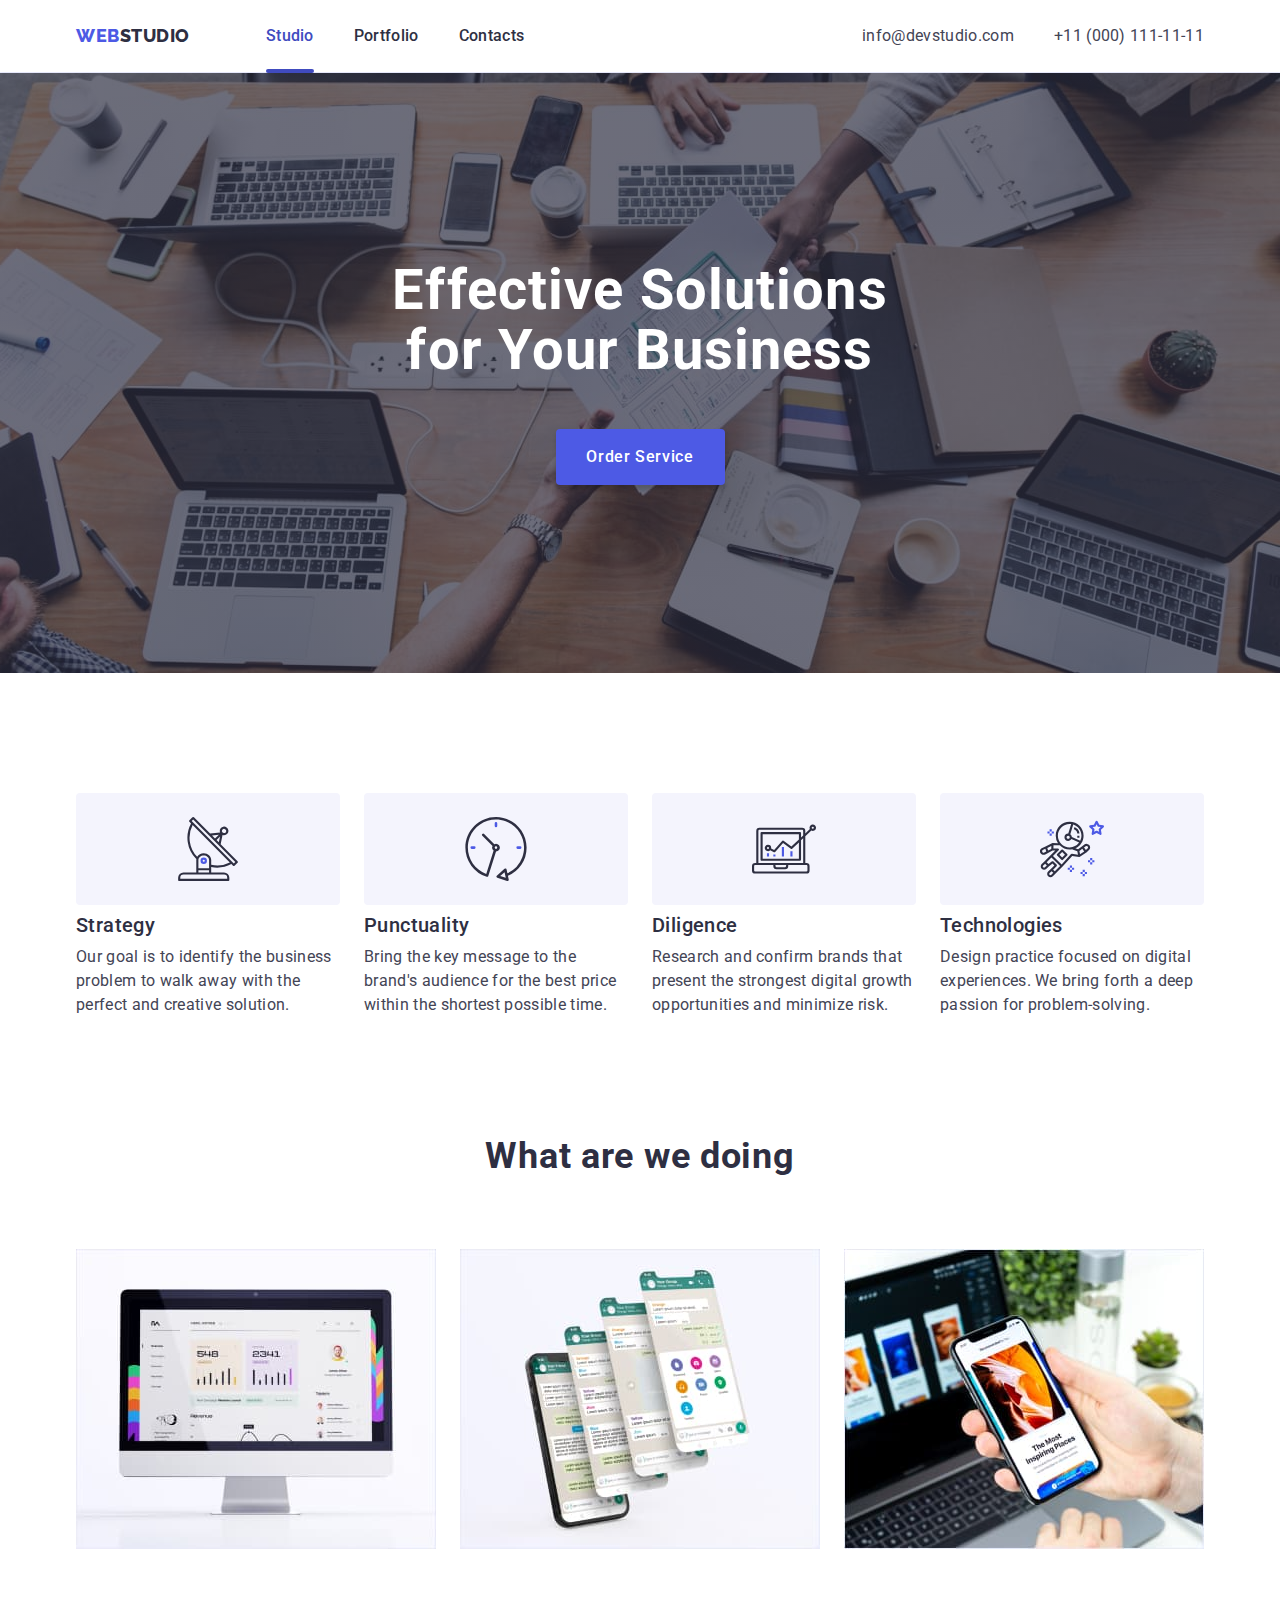
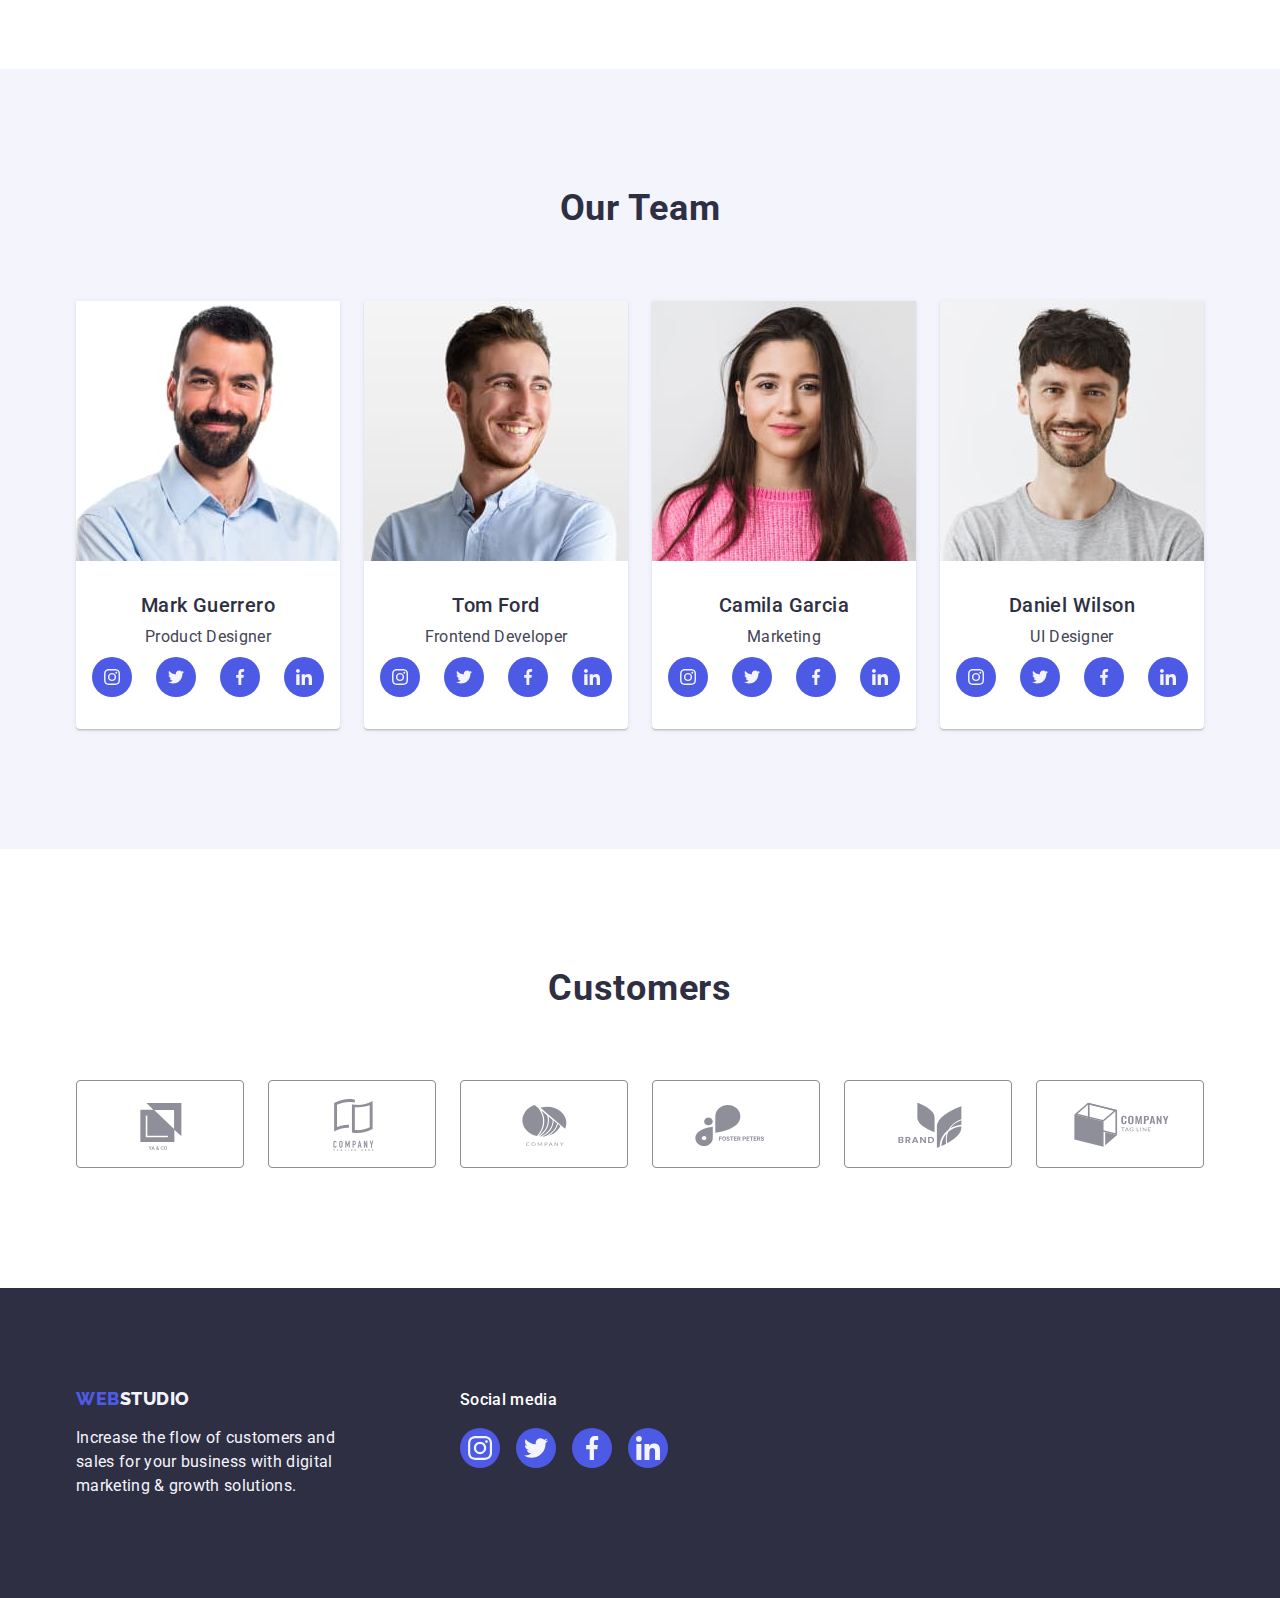
<file: index.html>
<!DOCTYPE html>
<html lang="en">
  <head>
    <meta charset="UTF-8" />
    <meta http-equiv="X-UA-Compatible" content="IE=edge" />
    <meta name="viewport" content="width=device-width, initial-scale=1.0" />

    <title>Main Page</title>

    <link rel="preconnect" href="https://fonts.googleapis.com" />
    <link rel="preconnect" href="https://fonts.gstatic.com" crossorigin />
    <link
      href="https://fonts.googleapis.com/css2?family=Raleway:wght@800&family=Roboto:wght@400;500;700;900&display=swap"
      rel="stylesheet"
    />

    <link
      rel="stylesheet"
      href="https://cdnjs.cloudflare.com/ajax/libs/modern-normalize/1.1.0/modern-normalize.min.css"
    />

    <link rel="stylesheet" href="./css/styles.css" />
  </head>

  <body>
    <header class="page-header">
      <div class="container main-nav">
        <nav class="site-nav">
          <a href="" class="logo link"
            >Web<span class="logo-part">Studio</span></a
          >
          <ul class="site-nav list">
            <li class="item">
              <a href="./index.html" class="studio link">Studio</a>
            </li>
            <li class="item">
              <a href="./portfolio.html" class="link">Portfolio</a>
            </li>
            <li class="item"><a href="" class="link">Contacts</a></li>
          </ul>
        </nav>
        <address class="contacts">
          <ul class="contacts list">
            <li class="item">
              <a href="mailto:info@devstudio.com" class="contacts link"
                >info@devstudio.com</a
              >
            </li>
            <li class="item">
              <a href="tel:+110001111111" class="contacts link"
                >+11 (000) 111-11-11</a
              >
            </li>
          </ul>
        </address>
      </div>
    </header>

    <main>
      <section class="section-hero">
        <div class="container">
          <h1 class="hero-title">Effective Solutions for Your Business</h1>
          <button type="button" class="hero-button" data-modal-open>
            Order Service
          </button>
        </div>
      </section>

      <section class="section-features">
        <div class="container">
          <h2 class="visually-hidden">Features</h2>
          <ul class="features list">
            <li class="list-item">
              <div class="icon-field">
                <svg class="features-icon" width="64" height="64">
                  <use href="./images/icons.svg#icon-antenna"></use>
                </svg>
              </div>
              <h3 class="section-subtitle">Strategy</h3>
              <p class="section-description">
                Our goal is to identify the business problem to walk away with
                the perfect and creative solution.
              </p>
            </li>
            <li class="list-item">
              <div class="icon-field">
                <svg class="features-icon" width="64" height="64">
                  <use href="./images/icons.svg#icon-clock"></use>
                </svg>
              </div>
              <h3 class="section-subtitle">Punctuality</h3>
              <p class="section-description">
                Bring the key message to the brand's audience for the best price
                within the shortest possible time.
              </p>
            </li>
            <li class="list-item">
              <div class="icon-field">
                <svg class="features-icon" width="64" height="64">
                  <use href="./images/icons.svg#icon-diagram"></use>
                </svg>
              </div>
              <h3 class="section-subtitle">Diligence</h3>
              <p class="section-description">
                Research and confirm brands that present the strongest digital
                growth opportunities and minimize risk.
              </p>
            </li>
            <li class="list-item">
              <div class="icon-field">
                <svg class="features-icon" width="64" height="64">
                  <use href="./images/icons.svg#icon-astronaut"></use>
                </svg>
              </div>
              <h3 class="section-subtitle">Technologies</h3>
              <p class="section-description">
                Design practice focused on digital experiences. We bring forth a
                deep passion for problem-solving.
              </p>
            </li>
          </ul>
        </div>
      </section>

      <section class="section-samples">
        <div class="container">
          <h2 class="section-title">What are we doing</h2>
          <ul class="samples list">
            <li class="list-item">
              <img
                src="./images/image-1.jpg"
                alt="A computer display showing the company's website"
                width="360"
              />
            </li>
            <li class="list-item">
              <img
                src="./images/image-2.jpg"
                alt="A smartphone display showing the company's application"
                width="360"
              />
            </li>
            <li class="list-item">
              <img
                src="./images/image-3.jpg"
                alt="A smartphone held in hand in front of a laptop"
                width="360"
              />
            </li>
          </ul>
        </div>
      </section>

      <section class="section-team">
        <div class="container">
          <h2 class="section-title">Our Team</h2>
          <ul class="cards list">
            <li class="list-item">
              <img
                src="./images/team-1.jpg"
                alt="The photo of Mark Guerrero"
                width="264"
                height="260"
              />
              <div class="card-information">
                <h3 class="section-subtitle name">Mark Guerrero</h3>
                <p class="section-description position">Product Designer</p>
                <ul class="social-list list">
                  <li class="social-list-item">
                    <a href="" class="social-list link">
                      <svg class="social-list-icon" width="16" height="16">
                        <use href="./images/icons.svg#icon-instagram"></use>
                      </svg>
                    </a>
                  </li>
                  <li class="social-list-item">
                    <a href="" class="social-list link">
                      <svg class="social-list-icon" width="16" height="16">
                        <use href="./images/icons.svg#icon-twitter"></use>
                      </svg>
                    </a>
                  </li>
                  <li class="social-list-item">
                    <a href="" class="social-list link">
                      <svg class="social-list-icon" width="16" height="16">
                        <use href="./images/icons.svg#icon-facebook"></use>
                      </svg>
                    </a>
                  </li>
                  <li class="social-list-item">
                    <a href="" class="social-list link">
                      <svg class="social-list-icon" width="16" height="16">
                        <use href="./images/icons.svg#icon-linkedin"></use>
                      </svg>
                    </a>
                  </li>
                </ul>
              </div>
            </li>
            <li class="list-item">
              <img
                src="./images/team-2.jpg"
                alt="The photo of Tom Ford"
                width="264"
                height="260"
              />
              <div class="card-information">
                <h3 class="section-subtitle name">Tom Ford</h3>
                <p class="section-description position">Frontend Developer</p>
                <ul class="social-list list">
                  <li class="social-list-item">
                    <a href="" class="social-list link">
                      <svg class="social-list-icon" width="16" height="16">
                        <use href="./images/icons.svg#icon-instagram"></use>
                      </svg>
                    </a>
                  </li>
                  <li class="social-list-item">
                    <a href="" class="social-list link">
                      <svg class="social-list-icon" width="16" height="16">
                        <use href="./images/icons.svg#icon-twitter"></use>
                      </svg>
                    </a>
                  </li>
                  <li class="social-list-item">
                    <a href="" class="social-list link">
                      <svg class="social-list-icon" width="16" height="16">
                        <use href="./images/icons.svg#icon-facebook"></use>
                      </svg>
                    </a>
                  </li>
                  <li class="social-list-item">
                    <a href="" class="social-list link">
                      <svg class="social-list-icon" width="16" height="16">
                        <use href="./images/icons.svg#icon-linkedin"></use>
                      </svg>
                    </a>
                  </li>
                </ul>
              </div>
            </li>
            <li class="list-item">
              <img
                src="./images/team-3.jpg"
                alt="The photo of Camila Garcia"
                width="264"
                height="260"
              />
              <div class="card-information">
                <h3 class="section-subtitle name">Camila Garcia</h3>
                <p class="section-description position">Marketing</p>
                <ul class="social-list list">
                  <li class="social-list-item">
                    <a href="" class="social-list link">
                      <svg class="social-list-icon" width="16" height="16">
                        <use href="./images/icons.svg#icon-instagram"></use>
                      </svg>
                    </a>
                  </li>
                  <li class="social-list-item">
                    <a href="" class="social-list link">
                      <svg class="social-list-icon" width="16" height="16">
                        <use href="./images/icons.svg#icon-twitter"></use>
                      </svg>
                    </a>
                  </li>
                  <li class="social-list-item">
                    <a href="" class="social-list link">
                      <svg class="social-list-icon" width="16" height="16">
                        <use href="./images/icons.svg#icon-facebook"></use>
                      </svg>
                    </a>
                  </li>
                  <li class="social-list-item">
                    <a href="" class="social-list link">
                      <svg class="social-list-icon" width="16" height="16">
                        <use href="./images/icons.svg#icon-linkedin"></use>
                      </svg>
                    </a>
                  </li>
                </ul>
              </div>
            </li>
            <li class="list-item">
              <img
                src="./images/team-4.jpg"
                alt="The photo of Daniel Wilson"
                width="264"
                height="260"
              />
              <div class="card-information">
                <h3 class="section-subtitle name">Daniel Wilson</h3>
                <p class="section-description position">UI Designer</p>
                <ul class="social-list list">
                  <li class="social-list-item">
                    <a href="" class="social-list link">
                      <svg class="social-list-icon" width="16" height="16">
                        <use href="./images/icons.svg#icon-instagram"></use>
                      </svg>
                    </a>
                  </li>
                  <li class="social-list-item">
                    <a href="" class="social-list link">
                      <svg class="social-list-icon" width="16" height="16">
                        <use href="./images/icons.svg#icon-twitter"></use>
                      </svg>
                    </a>
                  </li>
                  <li class="social-list-item">
                    <a href="" class="social-list link">
                      <svg class="social-list-icon" width="16" height="16">
                        <use href="./images/icons.svg#icon-facebook"></use>
                      </svg>
                    </a>
                  </li>
                  <li class="social-list-item">
                    <a href="" class="social-list link">
                      <svg class="social-list-icon" width="16" height="16">
                        <use href="./images/icons.svg#icon-linkedin"></use>
                      </svg>
                    </a>
                  </li>
                </ul>
              </div>
            </li>
          </ul>
        </div>
      </section>

      <section class="section-customers">
        <div class="container">
          <h2 class="section-title">Customers</h2>
          <ul class="customers list">
            <li class="list-item">
              <a href="" class="customers link">
                <svg class="customers-icon" width="104" height="56">
                  <use href="./images/icons.svg#icon-logo1"></use>
                </svg>
              </a>
            </li>
            <li class="list-item">
              <a href="" class="customers link">
                <svg class="customers-icon" width="104" height="56">
                  <use href="./images/icons.svg#icon-logo2"></use>
                </svg>
              </a>
            </li>
            <li class="list-item">
              <a href="" class="customers link">
                <svg class="customers-icon" width="104" height="56">
                  <use href="./images/icons.svg#icon-logo3"></use>
                </svg>
              </a>
            </li>
            <li class="list-item">
              <a href="" class="customers link">
                <svg class="customers-icon" width="104" height="56">
                  <use href="./images/icons.svg#icon-logo4"></use>
                </svg>
              </a>
            </li>
            <li class="list-item">
              <a href="" class="customers link">
                <svg class="customers-icon" width="104" height="56">
                  <use href="./images/icons.svg#icon-logo5"></use>
                </svg>
              </a>
            </li>
            <li class="list-item">
              <a href="" class="customers link">
                <svg class="customers-icon" width="104" height="56">
                  <use href="./images/icons.svg#icon-logo6"></use>
                </svg>
              </a>
            </li>
          </ul>
        </div>
      </section>
    </main>

    <footer class="footer">
      <div class="container">
        <div class="company-information-container">
          <a href="" class="logo link"
            >Web<span class="logo-footer">Studio</span></a
          >
          <p class="footer-text">
            Increase the flow of customers and sales for your business with
            digital marketing & growth solutions.
          </p>
        </div>
        <div>
          <p class="social-list-subheading">Social media</p>
          <ul class="social-list list">
            <li class="social-list-item">
              <a href="" class="social-list link">
                <svg class="social-list-icon" width="24" height="24">
                  <use href="./images/icons.svg#icon-instagram"></use>
                </svg>
              </a>
            </li>
            <li class="social-list-item">
              <a href="" class="social-list link">
                <svg class="social-list-icon" width="24" height="24">
                  <use href="./images/icons.svg#icon-twitter"></use>
                </svg>
              </a>
            </li>
            <li class="social-list-item">
              <a href="" class="social-list link">
                <svg class="social-list-icon" width="24" height="24">
                  <use href="./images/icons.svg#icon-facebook"></use>
                </svg>
              </a>
            </li>
            <li class="social-list-item">
              <a href="" class="social-list link">
                <svg class="social-list-icon" width="24" height="24">
                  <use href="./images/icons.svg#icon-linkedin"></use>
                </svg>
              </a>
            </li>
          </ul>
        </div>
      </div>
    </footer>

    <div class="backdrop is-hidden" data-modal>
      <div class="modal">
        <button type="button" class="modal-close-button" data-modal-close>
          <svg width="8" height="8" class="modal-close-icon">
            <use href="./images/icons.svg#icon-close"></use>
          </svg>
        </button>
      </div>
    </div>

    <script src="./js/modal.js"></script>
  </body>
</html>
</file>
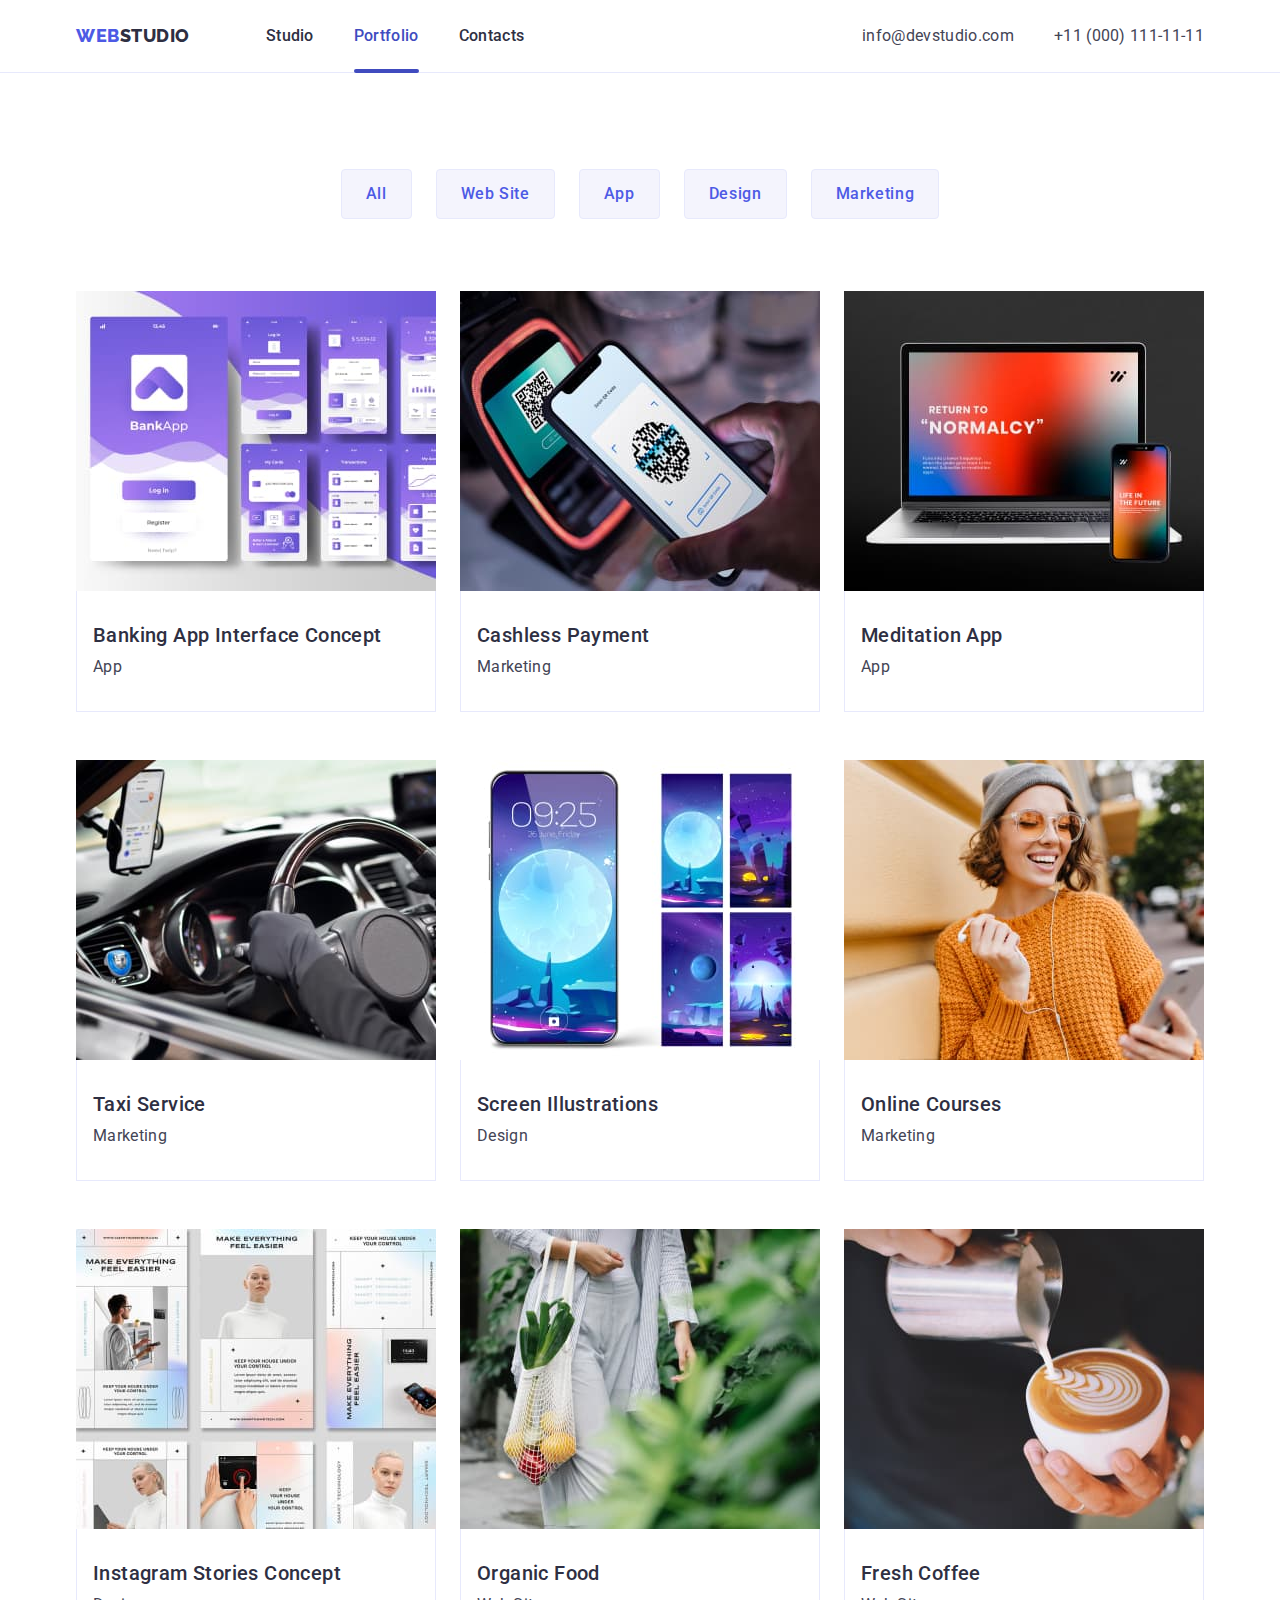
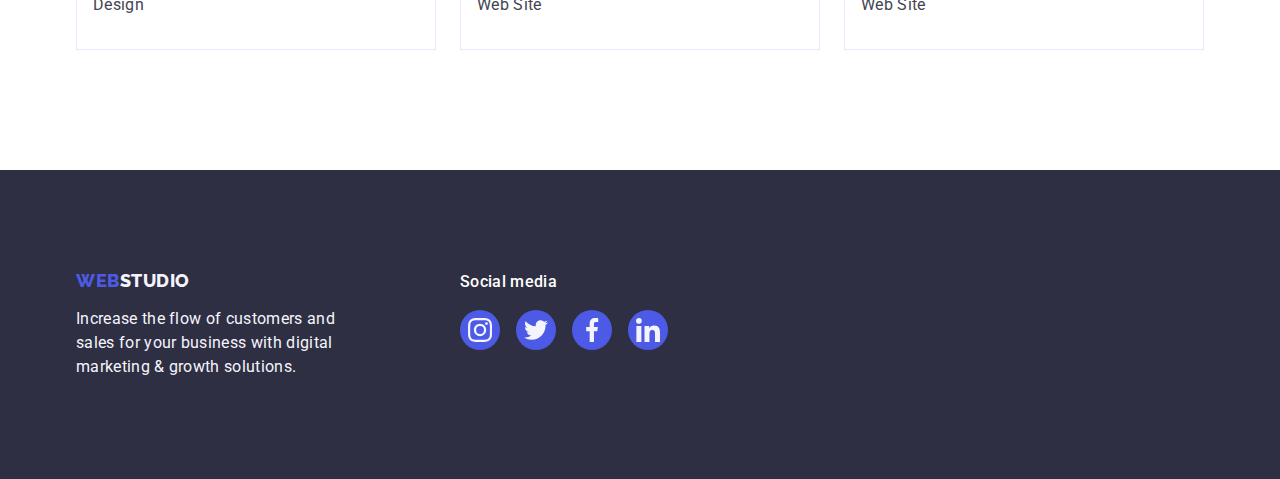
<file: portfolio.html>
<!DOCTYPE html>
<html lang="en">
  <head>
    <meta charset="UTF-8" />
    <meta http-equiv="X-UA-Compatible" content="IE=edge" />
    <meta name="viewport" content="width=device-width, initial-scale=1.0" />

    <title>Portfolio</title>

    <link rel="preconnect" href="https://fonts.googleapis.com" />
    <link rel="preconnect" href="https://fonts.gstatic.com" crossorigin />
    <link
      href="https://fonts.googleapis.com/css2?family=Raleway:wght@800&family=Roboto:wght@400;500;700;900&display=swap"
      rel="stylesheet"
    />

    <link
      rel="stylesheet"
      href="https://cdnjs.cloudflare.com/ajax/libs/modern-normalize/1.1.0/modern-normalize.min.css"
    />

    <link rel="stylesheet" href="./css/styles.css" />
  </head>

  <body>
    <header class="page-header">
      <div class="container main-nav">
        <nav class="site-nav">
          <a href="" class="logo link"
            >Web<span class="logo-part">Studio</span></a
          >
          <ul class="site-nav list">
            <li class="item">
              <a href="./index.html" class="link">Studio</a>
            </li>
            <li class="item">
              <a href="./portfolio.html" class="portfolio link">Portfolio</a>
            </li>
            <li class="item"><a href="" class="link">Contacts</a></li>
          </ul>
        </nav>
        <address class="contacts">
          <ul class="contacts list">
            <li class="item">
              <a href="mailto:info@devstudio.com" class="contacts link"
                >info@devstudio.com</a
              >
            </li>
            <li class="item">
              <a href="tel:+110001111111" class="contacts link"
                >+11 (000) 111-11-11</a
              >
            </li>
          </ul>
        </address>
      </div>
    </header>

    <main>
      <section class="section-products">
        <div class="container">
          <h1 class="visually-hidden">Products and Services</h1>
          <ul class="filter list">
            <li class="list-item">
              <button type="button" class="filter-button">All</button>
            </li>
            <li class="list-item">
              <button type="button" class="filter-button">Web Site</button>
            </li>
            <li class="list-item">
              <button type="button" class="filter-button">App</button>
            </li>
            <li class="list-item">
              <button type="button" class="filter-button">Design</button>
            </li>
            <li class="list-item">
              <button type="button" class="filter-button">Marketing</button>
            </li>
          </ul>

          <ul class="products list">
            <li class="products-item">
              <a href="" class="products link">
                <div class="overlay-container">
                  <img
                    src="./images/image-4.jpg"
                    alt="A demonstration of a banking app interface"
                  />
                  <p class="overlay">
                    14 Stylish and User-Friendly App Design Concepts · Task
                    Manager App · Calorie Tracker App · Exotic Fruit Ecommerce
                    App · Cloud Storage App
                  </p>
                </div>
                <div class="products-text">
                  <h2 class="section-subtitle">
                    Banking App Interface Concept
                  </h2>
                  <p class="section-description">App</p>
                </div></a
              >
            </li>
            <li class="products-item">
              <a href="" class="products link">
                <div class="overlay-container">
                  <img
                    src="./images/image-5.jpg"
                    alt="A person uses a smartphone to pay via a terminal"
                    width="360"
                    height="300"
                  />
                  <p class="overlay">
                    14 Stylish and User-Friendly App Design Concepts · Task
                    Manager App · Calorie Tracker App · Exotic Fruit Ecommerce
                    App · Cloud Storage App
                  </p>
                </div>
                <div class="products-text">
                  <h2 class="section-subtitle">Cashless Payment</h2>
                  <p class="section-description">Marketing</p>
                </div>
              </a>
            </li>
            <li class="products-item">
              <a href="" class="products link">
                <div class="overlay-container">
                  <img
                    src="./images/image-6.jpg"
                    alt="A demonstration of an app's interface on laptop and smartphone displays"
                    width="360"
                    height="300"
                  />
                  <p class="overlay">
                    14 Stylish and User-Friendly App Design Concepts · Task
                    Manager App · Calorie Tracker App · Exotic Fruit Ecommerce
                    App · Cloud Storage App
                  </p>
                </div>
                <div class="products-text">
                  <h2 class="section-subtitle">Meditation App</h2>
                  <p class="section-description">App</p>
                </div></a
              >
            </li>
            <li class="products-item">
              <a href="" class="products link">
                <div class="overlay-container">
                  <img
                    src="./images/image-7.jpg"
                    alt="A taxi driver utilizing a taxi app in an automobile"
                    width="360"
                    height="300"
                  />
                  <p class="overlay">
                    14 Stylish and User-Friendly App Design Concepts · Task
                    Manager App · Calorie Tracker App · Exotic Fruit Ecommerce
                    App · Cloud Storage App
                  </p>
                </div>
                <div class="products-text">
                  <h2 class="section-subtitle">Taxi Service</h2>
                  <p class="section-description">Marketing</p>
                </div></a
              >
            </li>
            <li class="products-item">
              <a href="" class="products link">
                <div class="overlay-container">
                  <img
                    src="./images/image-8.jpg"
                    alt="A demonstration of four colorful smarphone screen designs"
                    width="360"
                    height="300"
                  />
                  <p class="overlay">
                    14 Stylish and User-Friendly App Design Concepts · Task
                    Manager App · Calorie Tracker App · Exotic Fruit Ecommerce
                    App · Cloud Storage App
                  </p>
                </div>
                <div class="products-text">
                  <h2 class="section-subtitle">Screen Illustrations</h2>
                  <p class="section-description">Design</p>
                </div></a
              >
            </li>
            <li class="products-item">
              <a href="" class="products link">
                <div class="overlay-container">
                  <img
                    src="./images/image-9.jpg"
                    alt="A smiling woman in headphones looking at a smartphone display"
                    width="360"
                    height="300"
                  />
                  <p class="overlay">
                    14 Stylish and User-Friendly App Design Concepts · Task
                    Manager App · Calorie Tracker App · Exotic Fruit Ecommerce
                    App · Cloud Storage App
                  </p>
                </div>
                <div class="products-text">
                  <h2 class="section-subtitle">Online Courses</h2>
                  <p class="section-description">Marketing</p>
                </div></a
              >
            </li>
            <li class="products-item">
              <a href="" class="products link">
                <div class="overlay-container">
                  <img
                    src="./images/image-10.jpg"
                    alt="A demonstration of several app interface layouts"
                    width="360"
                    height="300"
                  />
                  <p class="overlay">
                    14 Stylish and User-Friendly App Design Concepts · Task
                    Manager App · Calorie Tracker App · Exotic Fruit Ecommerce
                    App · Cloud Storage App
                  </p>
                </div>
                <div class="products-text">
                  <h2 class="section-subtitle">Instagram Stories Concept</h2>
                  <p class="section-description">Design</p>
                </div></a
              >
            </li>
            <li class="products-item">
              <a href="" class="products link">
                <div class="overlay-container">
                  <img
                    src="./images/image-11.jpg"
                    alt="A person carrying a bag of fruits and vegetables"
                    width="360"
                    height="300"
                  />
                  <p class="overlay">
                    14 Stylish and User-Friendly App Design Concepts · Task
                    Manager App · Calorie Tracker App · Exotic Fruit Ecommerce
                    App · Cloud Storage App
                  </p>
                </div>
                <div class="products-text">
                  <h2 class="section-subtitle">Organic Food</h2>
                  <p class="section-description">Web Site</p>
                </div></a
              >
            </li>
            <li class="products-item">
              <a href="" class="products link">
                <div class="overlay-container">
                  <img
                    src="./images/image-12.jpg"
                    alt="A person pouring coffe into a cup"
                    width="360"
                    height="300"
                  />
                  <p class="overlay">
                    14 Stylish and User-Friendly App Design Concepts · Task
                    Manager App · Calorie Tracker App · Exotic Fruit Ecommerce
                    App · Cloud Storage App
                  </p>
                </div>
                <div class="products-text">
                  <h2 class="section-subtitle">Fresh Coffee</h2>
                  <p class="section-description">Web Site</p>
                </div></a
              >
            </li>
          </ul>
        </div>
      </section>
    </main>

    <footer class="footer">
      <div class="container">
        <div class="company-information-container">
          <a href="" class="logo link"
            >Web<span class="logo-footer">Studio</span></a
          >
          <p class="footer-text">
            Increase the flow of customers and sales for your business with
            digital marketing & growth solutions.
          </p>
        </div>
        <div>
          <p class="social-list-subheading">Social media</p>
          <ul class="social-list list">
            <li class="social-list-item">
              <a href="" class="social-list link">
                <svg class="social-list-icon" width="24" height="24">
                  <use href="./images/icons.svg#icon-instagram"></use>
                </svg>
              </a>
            </li>
            <li class="social-list-item">
              <a href="" class="social-list link">
                <svg class="social-list-icon" width="24" height="24">
                  <use href="./images/icons.svg#icon-twitter"></use>
                </svg>
              </a>
            </li>
            <li class="social-list-item">
              <a href="" class="social-list link">
                <svg class="social-list-icon" width="24" height="24">
                  <use href="./images/icons.svg#icon-facebook"></use>
                </svg>
              </a>
            </li>
            <li class="social-list-item">
              <a href="" class="social-list link">
                <svg class="social-list-icon" width="24" height="24">
                  <use href="./images/icons.svg#icon-linkedin"></use>
                </svg>
              </a>
            </li>
          </ul>
        </div>
      </div>
    </footer>
  </body>
</html>
</file>
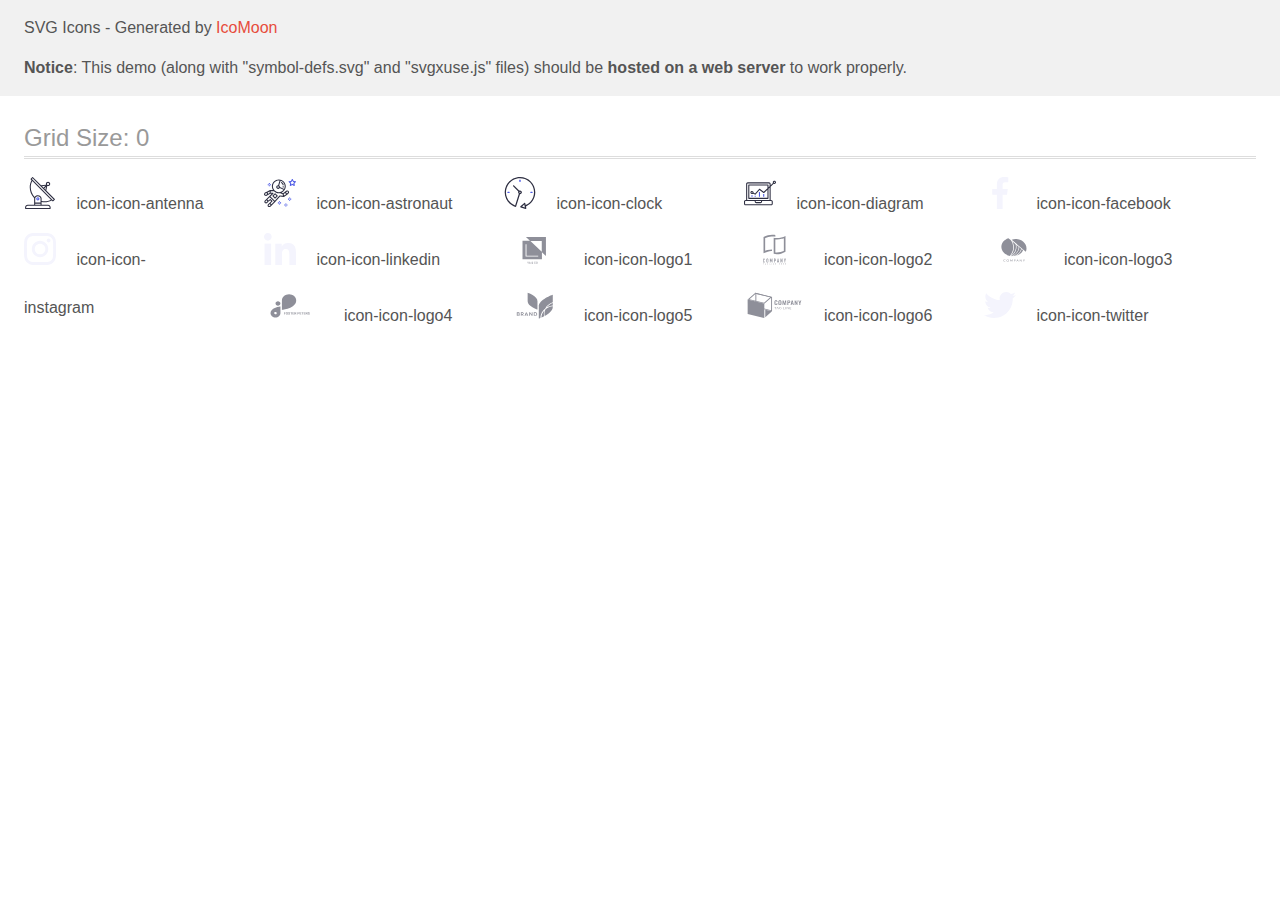
<file: images/icomoon/demo-external-svg.html>
<!doctype html>
<html>
<head>
    <title>IcoMoon - SVG Icons</title>
    <meta charset="utf-8">
    <meta name="viewport" content="width=device-width, initial-scale=1">
    <link rel="stylesheet" href="demo-files/demo.css">
    <link rel="stylesheet" href="style.css">
</head>
<body>
<header class="bgc1 clearfix">
<div class="mhl">
    <p>SVG Icons - Generated by <a href="https://icomoon.io/app">IcoMoon</a></p><p><strong>Notice</strong>: This demo (along with "symbol-defs.svg" and "svgxuse.js" files) should be <b>hosted on a web server</b> to work properly.</p>
</div>
</header>
    <div class="clearfix mhl ptl">
        <h1 class="mvm mtn fgc1">Grid Size: 0</h1>
        <div class="glyph fs1">
            <div class="clearfix pbs">
                <svg class="icon icon-icon-antenna"><use xlink:href="symbol-defs.svg#icon-icon-antenna"></use></svg><span class="name"> icon-icon-antenna</span>
            </div>
        </div>
        <div class="glyph fs1">
            <div class="clearfix pbs">
                <svg class="icon icon-icon-astronaut"><use xlink:href="symbol-defs.svg#icon-icon-astronaut"></use></svg><span class="name"> icon-icon-astronaut</span>
            </div>
        </div>
        <div class="glyph fs1">
            <div class="clearfix pbs">
                <svg class="icon icon-icon-clock"><use xlink:href="symbol-defs.svg#icon-icon-clock"></use></svg><span class="name"> icon-icon-clock</span>
            </div>
        </div>
        <div class="glyph fs1">
            <div class="clearfix pbs">
                <svg class="icon icon-icon-diagram"><use xlink:href="symbol-defs.svg#icon-icon-diagram"></use></svg><span class="name"> icon-icon-diagram</span>
            </div>
        </div>
        <div class="glyph fs1">
            <div class="clearfix pbs">
                <svg class="icon icon-icon-facebook"><use xlink:href="symbol-defs.svg#icon-icon-facebook"></use></svg><span class="name"> icon-icon-facebook</span>
            </div>
        </div>
        <div class="glyph fs1">
            <div class="clearfix pbs">
                <svg class="icon icon-icon-instagram"><use xlink:href="symbol-defs.svg#icon-icon-instagram"></use></svg><span class="name"> icon-icon-instagram</span>
            </div>
        </div>
        <div class="glyph fs1">
            <div class="clearfix pbs">
                <svg class="icon icon-icon-linkedin"><use xlink:href="symbol-defs.svg#icon-icon-linkedin"></use></svg><span class="name"> icon-icon-linkedin</span>
            </div>
        </div>
        <div class="glyph fs1">
            <div class="clearfix pbs">
                <svg class="icon icon-icon-logo1"><use xlink:href="symbol-defs.svg#icon-icon-logo1"></use></svg><span class="name"> icon-icon-logo1</span>
            </div>
        </div>
        <div class="glyph fs1">
            <div class="clearfix pbs">
                <svg class="icon icon-icon-logo2"><use xlink:href="symbol-defs.svg#icon-icon-logo2"></use></svg><span class="name"> icon-icon-logo2</span>
            </div>
        </div>
        <div class="glyph fs1">
            <div class="clearfix pbs">
                <svg class="icon icon-icon-logo3"><use xlink:href="symbol-defs.svg#icon-icon-logo3"></use></svg><span class="name"> icon-icon-logo3</span>
            </div>
        </div>
        <div class="glyph fs1">
            <div class="clearfix pbs">
                <svg class="icon icon-icon-logo4"><use xlink:href="symbol-defs.svg#icon-icon-logo4"></use></svg><span class="name"> icon-icon-logo4</span>
            </div>
        </div>
        <div class="glyph fs1">
            <div class="clearfix pbs">
                <svg class="icon icon-icon-logo5"><use xlink:href="symbol-defs.svg#icon-icon-logo5"></use></svg><span class="name"> icon-icon-logo5</span>
            </div>
        </div>
        <div class="glyph fs1">
            <div class="clearfix pbs">
                <svg class="icon icon-icon-logo6"><use xlink:href="symbol-defs.svg#icon-icon-logo6"></use></svg><span class="name"> icon-icon-logo6</span>
            </div>
        </div>
        <div class="glyph fs1">
            <div class="clearfix pbs">
                <svg class="icon icon-icon-twitter"><use xlink:href="symbol-defs.svg#icon-icon-twitter"></use></svg><span class="name"> icon-icon-twitter</span>
            </div>
        </div>
  </div>
<script defer src="svgxuse.js"></script>
</body>
</html>
</file>
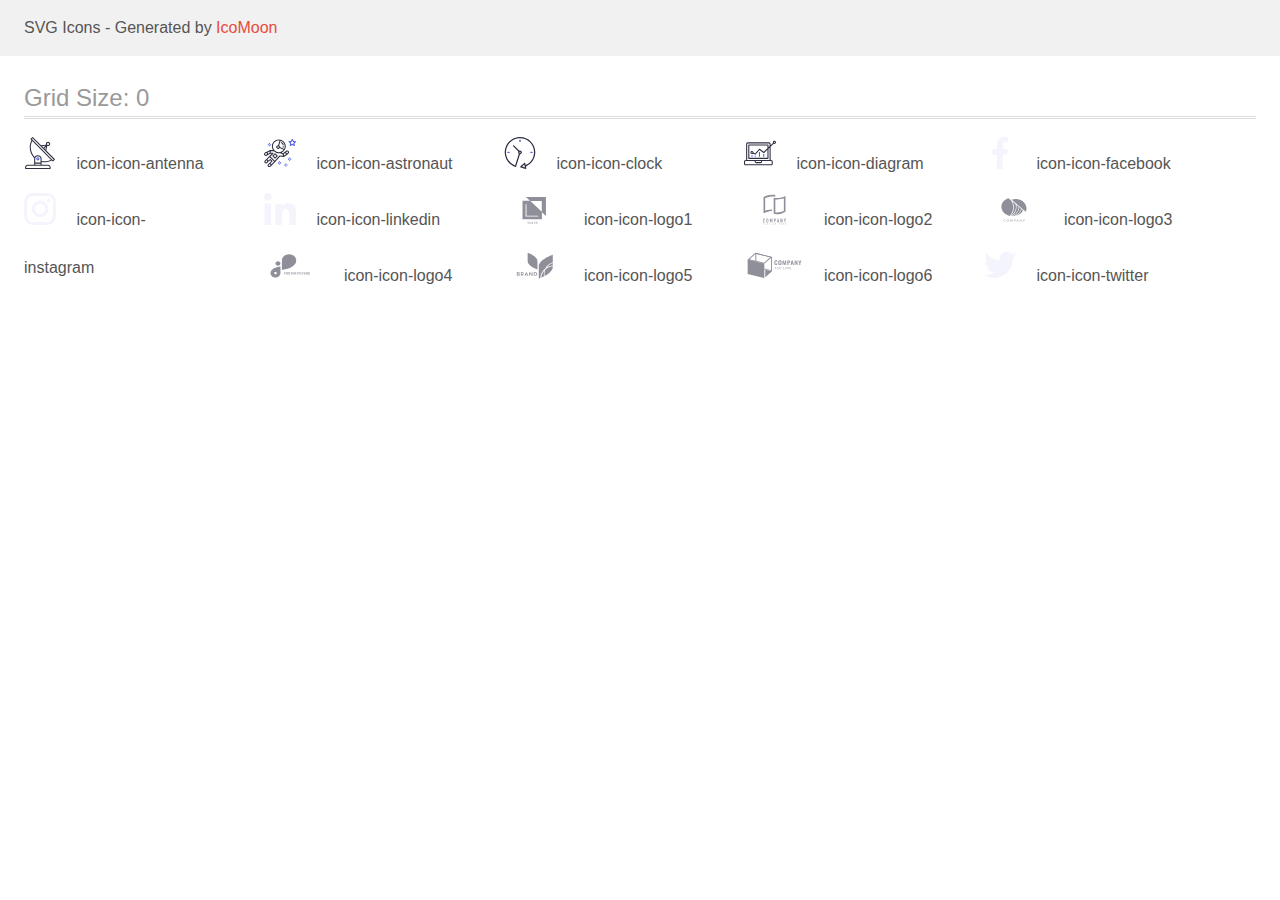
<file: images/icomoon/demo.html>
<!doctype html>
<html>
<head>
    <title>IcoMoon - SVG Icons</title>
    <meta charset="utf-8">
    <meta name="viewport" content="width=device-width, initial-scale=1">
    <link rel="stylesheet" href="demo-files/demo.css">
    <link rel="stylesheet" href="style.css">
</head>
<body>
<svg aria-hidden="true" style="position: absolute; width: 0; height: 0; overflow: hidden;" version="1.1" xmlns="http://www.w3.org/2000/svg" xmlns:xlink="http://www.w3.org/1999/xlink">
<defs>
<symbol id="icon-icon-antenna" viewBox="0 0 32 32">
<path fill="#2e2f42" style="fill: var(--color1, #2e2f42)" d="M30.773 22.098l-8.443-8.505 0.937-4.615c0.242 0.094 0.499 0.144 0.758 0.146h0.006c1.192 0.014 2.17-0.941 2.184-2.133s-0.941-2.17-2.133-2.184c-1.192-0.014-2.17 0.941-2.184 2.133-0.003 0.255 0.039 0.509 0.125 0.749l-4.96 0.605-8.091-8.133c-0.099-0.101-0.235-0.159-0.377-0.16-0.14 0.001-0.274 0.056-0.373 0.155l-1.513 1.504c-0.208 0.208-0.208 0.546 0 0.754l0.814 0.826c-3.153 5.798-2.129 12.978 2.519 17.663 0.043 0.041 0.092 0.074 0.146 0.098-0.034 0.18-0.051 0.364-0.052 0.547v6.187h-6.4c-1.472 0.002-2.665 1.195-2.667 2.667v1.067c0 0.295 0.239 0.533 0.533 0.533h24.533c0.295 0 0.533-0.239 0.533-0.533v-1.067c-0.002-1.472-1.195-2.665-2.667-2.667h-6.4v-2.742c1.003 0.21 2.024 0.317 3.049 0.32 2.458-0.003 4.877-0.615 7.040-1.783l0.818 0.823c0.099 0.101 0.235 0.159 0.377 0.16 0.14-0.001 0.274-0.056 0.373-0.155l1.513-1.504c0.208-0.208 0.208-0.546 0-0.754zM23.28 6.233c0.418-0.415 1.093-0.414 1.509 0.004s0.414 1.093-0.004 1.508c-0.2 0.199-0.47 0.31-0.752 0.31h-0.003c-0.589-0.003-1.064-0.483-1.061-1.072 0.002-0.282 0.115-0.552 0.314-0.751h-0.002zM22.024 9.738l-0.598 2.946-1.175-1.182 1.774-1.763zM21.419 8.836l-1.92 1.909-1.485-1.493 3.405-0.415zM24.004 28.8c0.884 0 1.6 0.716 1.6 1.6v0.533h-23.467v-0.533c0-0.884 0.716-1.6 1.6-1.6h20.267zM16.537 26.667v1.067h-5.333v-1.067h5.333zM11.204 25.6v-4.053c0-1.294 1.196-2.347 2.667-2.347s2.667 1.053 2.667 2.347v4.053h-5.333zM17.604 23.904v-2.357c0-1.882-1.675-3.413-3.733-3.413-1.331-0.020-2.576 0.657-3.281 1.786-4.058-4.274-4.971-10.645-2.279-15.887l18.602 18.708c-2.872 1.461-6.165 1.873-9.309 1.163zM28.893 23.22l-21.057-21.181 0.755-0.752 7.935 7.98c0.004 0 0.006 0.007 0.010 0.010l13.115 13.191-0.757 0.752z"></path>
<path fill="#4d5ae5" style="fill: var(--color2, #4d5ae5)" d="M13.876 20.267h-0.005c-0.884-0.001-1.601 0.714-1.602 1.598s0.714 1.601 1.598 1.602h0.005c0.884 0.001 1.601-0.714 1.602-1.598s-0.714-1.601-1.598-1.602zM14.249 22.245c-0.1 0.1-0.236 0.156-0.378 0.155-0.295-0.002-0.532-0.242-0.531-0.536 0.001-0.141 0.057-0.276 0.157-0.375s0.233-0.154 0.373-0.155c0.295 0.002 0.532 0.242 0.531 0.536-0.001 0.141-0.057 0.276-0.157 0.375h0.005z"></path>
</symbol>
<symbol id="icon-icon-astronaut" viewBox="0 0 32 32">
<path fill="#4d5ae5" style="fill: var(--color2, #4d5ae5)" d="M31.974 4.524c-0.063-0.193-0.229-0.333-0.43-0.363l-1.91-0.278-0.855-1.731c-0.179-0.365-0.777-0.365-0.956 0l-0.855 1.731-1.91 0.278c-0.201 0.029-0.367 0.17-0.431 0.363-0.062 0.193-0.011 0.405 0.135 0.547l1.383 1.348-0.326 1.903c-0.034 0.2 0.048 0.402 0.212 0.522 0.166 0.121 0.382 0.135 0.562 0.040l1.709-0.899 1.709 0.899c0.078 0.041 0.164 0.061 0.249 0.061 0.11 0 0.221-0.034 0.314-0.102 0.164-0.119 0.246-0.322 0.212-0.522l-0.326-1.903 1.383-1.348c0.145-0.142 0.197-0.354 0.135-0.547zM29.511 5.851c-0.125 0.122-0.183 0.299-0.153 0.472l0.191 1.114-1-0.526c-0.078-0.041-0.163-0.061-0.249-0.061s-0.17 0.020-0.249 0.061l-1.001 0.526 0.191-1.114c0.030-0.173-0.028-0.349-0.153-0.472l-0.81-0.789 1.119-0.163c0.174-0.025 0.324-0.134 0.402-0.292l0.5-1.013 0.5 1.013c0.078 0.157 0.228 0.267 0.402 0.292l1.119 0.163-0.809 0.789z"></path>
<path fill="#4d5ae5" style="fill: var(--color2, #4d5ae5)" d="M26.134 20.522h-1.067v1.067h1.067v-1.067z"></path>
<path fill="#4d5ae5" style="fill: var(--color2, #4d5ae5)" d="M26.134 22.656h-1.067v1.067h1.067v-1.067z"></path>
<path fill="#4d5ae5" style="fill: var(--color2, #4d5ae5)" d="M27.2 21.589h-1.067v1.067h1.067v-1.067z"></path>
<path fill="#4d5ae5" style="fill: var(--color2, #4d5ae5)" d="M25.067 21.589h-1.067v1.067h1.067v-1.067z"></path>
<path fill="#4d5ae5" style="fill: var(--color2, #4d5ae5)" d="M22.4 26.389h-1.067v1.067h1.067v-1.067z"></path>
<path fill="#4d5ae5" style="fill: var(--color2, #4d5ae5)" d="M22.4 28.522h-1.067v1.067h1.067v-1.067z"></path>
<path fill="#4d5ae5" style="fill: var(--color2, #4d5ae5)" d="M23.467 27.456h-1.067v1.067h1.067v-1.067z"></path>
<path fill="#4d5ae5" style="fill: var(--color2, #4d5ae5)" d="M21.333 27.456h-1.067v1.067h1.067v-1.067z"></path>
<path fill="#4d5ae5" style="fill: var(--color2, #4d5ae5)" d="M16 24.256h-1.067v1.067h1.067v-1.067z"></path>
<path fill="#4d5ae5" style="fill: var(--color2, #4d5ae5)" d="M16 26.389h-1.067v1.067h1.067v-1.067z"></path>
<path fill="#4d5ae5" style="fill: var(--color2, #4d5ae5)" d="M17.067 25.322h-1.067v1.067h1.067v-1.067z"></path>
<path fill="#4d5ae5" style="fill: var(--color2, #4d5ae5)" d="M14.933 25.322h-1.067v1.067h1.067v-1.067z"></path>
<path fill="#4d5ae5" style="fill: var(--color2, #4d5ae5)" d="M5.867 6.122h-1.067v1.067h1.067v-1.067z"></path>
<path fill="#4d5ae5" style="fill: var(--color2, #4d5ae5)" d="M5.867 8.255h-1.067v1.067h1.067v-1.067z"></path>
<path fill="#4d5ae5" style="fill: var(--color2, #4d5ae5)" d="M6.933 7.189h-1.067v1.067h1.067v-1.067z"></path>
<path fill="#4d5ae5" style="fill: var(--color2, #4d5ae5)" d="M4.8 7.189h-1.067v1.067h1.067v-1.067z"></path>
<path fill="#2e2f42" style="fill: var(--color1, #2e2f42)" d="M24.715 14.159c-0.287-0.388-0.709-0.637-1.188-0.705-0.481-0.068-0.956 0.058-1.34 0.352l-1.252 0.96-1.898 1.417-1.358-0.541c2.421-1.086 4.114-3.508 4.114-6.32 0-3.823-3.123-6.933-6.961-6.933s-6.961 3.11-6.961 6.933c0 1.386 0.414 2.674 1.12 3.758l-2.764-0.024c-0.002 0-0.003 0-0.005 0-0.009 0-0.015 0.004-0.023 0.005-0.053 0.002-0.105 0.013-0.155 0.031-0.013 0.005-0.026 0.008-0.038 0.013-0.006 0.003-0.013 0.003-0.019 0.006l-3.233 1.596c-0.001 0-0.001 0-0.001 0.001l-1.893 0.911c-0.021 0.009-0.042 0.021-0.063 0.035-0.755 0.502-1.012 1.489-0.598 2.295 0.22 0.429 0.595 0.745 1.056 0.889 0.178 0.055 0.359 0.083 0.539 0.083 0.29 0 0.577-0.071 0.839-0.211l1.388-0.738 2.264-1.169 1.357-0.008-5.442 5.416c-0.001 0.001-0.001 0.001-0.002 0.001l-1.339 1.333c-0.316 0.315-0.49 0.732-0.49 1.178s0.174 0.863 0.49 1.179c0.325 0.323 0.752 0.485 1.179 0.485s0.854-0.162 1.18-0.485l1.314-1.309 1.741-1.3 0.901 0.897-1.762 1.754c-0 0.001-0.001 0.001-0.002 0.001l-1.339 1.333c-0.316 0.315-0.49 0.732-0.49 1.178s0.174 0.863 0.49 1.179c0.325 0.323 0.753 0.485 1.18 0.485s0.855-0.162 1.18-0.485l3.482-3.467c0.001-0.001 0.001-0.001 0.001-0.002l1.010-1-0.004-0.004c0.006-0.006 0.015-0.009 0.022-0.015l5.166-5.658 3.471 0.494c0.025 0.004 0.050 0.005 0.075 0.005 0.065 0 0.127-0.015 0.187-0.038 0.018-0.006 0.033-0.015 0.050-0.023 0.019-0.010 0.039-0.015 0.058-0.027l3.213-2.133c0.012-0.008 0.018-0.021 0.029-0.029 0.013-0.010 0.029-0.014 0.041-0.026l1.271-1.191c0.662-0.62 0.753-1.635 0.212-2.362zM2.13 17.77c-0.173 0.093-0.37 0.111-0.558 0.052-0.187-0.058-0.338-0.186-0.427-0.358-0.161-0.314-0.068-0.695 0.214-0.902l1.314-0.632 0.449 1.313-0.992 0.527zM5.628 15.942l-1.548 0.8-0.439-1.283 2.027-1.001-0.040 1.484zM20.727 9.322c0 0.918-0.219 1.785-0.599 2.559l-4.181-1.899c-0.044-0.573-0.341-1.075-0.788-1.388l1.464-4.86c2.378 0.756 4.105 2.974 4.105 5.588zM8.938 9.322c0-3.235 2.644-5.867 5.894-5.867 0.253 0 0.5 0.021 0.745 0.052l-1.432 4.754c-0.019-0.001-0.037-0.006-0.057-0.006-1.033 0-1.873 0.837-1.873 1.867s0.84 1.867 1.873 1.867c0.694 0 1.294-0.383 1.618-0.945l3.862 1.755c-1.075 1.446-2.795 2.39-4.737 2.39-3.25 0-5.894-2.632-5.894-5.867zM14.894 10.122c0 0.441-0.362 0.8-0.806 0.8s-0.806-0.359-0.806-0.8c0-0.441 0.362-0.8 0.806-0.8s0.806 0.359 0.806 0.8zM2.465 25.146c-0.236 0.234-0.619 0.234-0.854 0.001-0.114-0.114-0.176-0.263-0.176-0.423s0.062-0.309 0.176-0.421l0.962-0.958 0.851 0.848-0.959 0.955zM5.679 28.88c-0.236 0.234-0.619 0.235-0.855 0.001-0.114-0.114-0.176-0.263-0.176-0.423s0.062-0.309 0.176-0.421l0.963-0.959 0.852 0.848-0.96 0.955zM9.16 25.411c-0.001 0-0.001 0-0.002 0.001l-1.765 1.76-0.852-0.848 1.763-1.755c0 0 0 0 0-0s0.001-0.001 0.002-0.001c0.040-0.040 0.065-0.088 0.090-0.135 0.007-0.014 0.020-0.026 0.026-0.040 0.017-0.041 0.019-0.085 0.026-0.129 0.003-0.025 0.014-0.047 0.014-0.073 0-0.036-0.013-0.070-0.020-0.106-0.006-0.032-0.006-0.065-0.019-0.095-0.020-0.050-0.055-0.094-0.091-0.138-0.010-0.012-0.014-0.027-0.025-0.038 0 0 0 0-0.001 0s-0.001-0.002-0.001-0.002l-1.607-1.6c-0.017-0.017-0.039-0.024-0.058-0.038-0.028-0.022-0.055-0.042-0.087-0.058-0.030-0.015-0.061-0.024-0.093-0.033-0.034-0.010-0.067-0.017-0.103-0.020-0.033-0.002-0.063 0.001-0.095 0.005-0.036 0.004-0.069 0.009-0.104 0.020-0.034 0.011-0.063 0.027-0.094 0.045-0.020 0.011-0.042 0.015-0.061 0.029l-1.773 1.324-0.901-0.897 2.399-2.386 4.361 4.289-0.928 0.919zM15.979 18.394c-0.015-0.002-0.030 0.004-0.045 0.003-0.039-0.002-0.076 0.001-0.115 0.007-0.030 0.005-0.059 0.011-0.088 0.021-0.034 0.012-0.065 0.028-0.097 0.047-0.030 0.018-0.057 0.037-0.083 0.061-0.013 0.011-0.028 0.017-0.040 0.029l-4.698 5.146-4.328-4.257 2.833-2.818c0.209-0.208 0.21-0.546 0.002-0.755-0.105-0.105-0.243-0.157-0.381-0.156v-0.001l-2.219 0.013 0.028-1.607 3.104 0.027c1.265 1.294 3.029 2.101 4.981 2.101 0.437 0 0.864-0.045 1.279-0.123 0.040 0.032 0.079 0.065 0.13 0.085l2.41 0.96 0.152 0.758 0.178 0.885-3.003-0.427zM20.020 18.572l-0.313-1.558 1.446-1.080 0.947 1.257-2.080 1.381zM23.774 15.741l-0.838 0.785-0.931-1.236 0.831-0.637c0.155-0.119 0.351-0.168 0.543-0.143 0.193 0.027 0.364 0.128 0.48 0.284 0.217 0.292 0.18 0.699-0.085 0.947z"></path>
<path fill="#2e2f42" style="fill: var(--color1, #2e2f42)" d="M13.602 18.544l-2.143-2.133c-0.207-0.207-0.545-0.207-0.753 0l-2.142 2.133c-0.1 0.101-0.157 0.236-0.157 0.378s0.056 0.278 0.157 0.378l2.142 2.133c0.104 0.103 0.241 0.155 0.377 0.155s0.273-0.052 0.376-0.155l2.143-2.133c0.1-0.1 0.157-0.236 0.157-0.378s-0.057-0.278-0.157-0.378zM11.083 20.303l-1.387-1.381 1.387-1.381 1.387 1.381-1.387 1.381z"></path>
<path fill="#2e2f42" style="fill: var(--color1, #2e2f42)" d="M17.164 5.071l-0.258 1.036c0.071 0.018 1.738 0.452 1.738 2.149h1.067c-0-2.017-1.666-2.965-2.547-3.185z"></path>
<path fill="#2e2f42" style="fill: var(--color1, #2e2f42)" d="M19.711 9.322h-1.067v1.067h1.067v-1.067z"></path>
</symbol>
<symbol id="icon-icon-clock" viewBox="0 0 32 32">
<path fill="#2e2f42" style="fill: var(--color1, #2e2f42)" d="M31.297 15.301c-0.002-8.452-6.855-15.303-15.308-15.301s-15.303 6.855-15.301 15.308c0.001 6.658 4.307 12.551 10.649 14.576 0.061 0.019 0.124 0.029 0.187 0.029 0.121-0 0.239-0.032 0.342-0.094 0.135-0.080 0.236-0.207 0.283-0.356l3.865-12.25c1.057-0.005 1.909-0.866 1.903-1.923s-0.866-1.909-1.923-1.903c-0.284 0.001-0.565 0.067-0.82 0.191l-5.106-5.107c-0.253-0.245-0.657-0.238-0.902 0.016-0.239 0.247-0.239 0.639 0 0.886l5.103 5.109c-0.392 0.799-0.168 1.764 0.536 2.309l-3.683 11.673c-7.278-2.681-11.004-10.754-8.323-18.032s10.754-11.004 18.032-8.323c7.278 2.681 11.004 10.754 8.323 18.032-1.31 3.556-4.001 6.431-7.462 7.973l-0.398-1.874c-0.073-0.345-0.411-0.565-0.756-0.492-0.109 0.023-0.209 0.074-0.293 0.148l-3.837 3.426c-0.263 0.234-0.287 0.637-0.052 0.9 0.076 0.085 0.174 0.149 0.283 0.184l4.899 1.564c0.335 0.108 0.694-0.077 0.802-0.412 0.034-0.106 0.040-0.219 0.017-0.328l-0.391-1.839c5.664-2.388 9.342-7.942 9.329-14.089zM15.992 14.664c0.352 0 0.638 0.286 0.638 0.638s-0.286 0.638-0.638 0.638c-0.352 0-0.638-0.285-0.638-0.638s0.285-0.638 0.638-0.638zM18.093 29.528l2.184-1.948 0.603 2.84-2.787-0.892z"></path>
<path fill="#4d5ae5" style="fill: var(--color2, #4d5ae5)" d="M15.354 3.185v1.275c0 0.352 0.285 0.638 0.638 0.638s0.638-0.285 0.638-0.638v-1.275c0-0.352-0.286-0.638-0.638-0.638s-0.638 0.286-0.638 0.638z"></path>
<path fill="#4d5ae5" style="fill: var(--color2, #4d5ae5)" d="M3.876 14.664c-0.352 0-0.638 0.286-0.638 0.638s0.285 0.638 0.638 0.638h1.275c0.352 0 0.638-0.285 0.638-0.638s-0.285-0.638-0.638-0.638h-1.275z"></path>
<path fill="#4d5ae5" style="fill: var(--color2, #4d5ae5)" d="M28.108 15.939c0.352 0 0.638-0.285 0.638-0.638s-0.285-0.638-0.638-0.638h-1.275c-0.352 0-0.638 0.286-0.638 0.638s0.286 0.638 0.638 0.638h1.275z"></path>
</symbol>
<symbol id="icon-icon-diagram" viewBox="0 0 32 32">
<path fill="#4d5ae5" style="fill: var(--color2, #4d5ae5)" d="M14.926 14.965h1.066v4.798h-1.066v-4.797z"></path>
<path fill="#4d5ae5" style="fill: var(--color2, #4d5ae5)" d="M19.19 17.097h1.066v2.665h-1.066v-2.665z"></path>
<path fill="#4d5ae5" style="fill: var(--color2, #4d5ae5)" d="M10.661 18.696h1.066v1.066h-1.066v-1.066z"></path>
<path fill="#4d5ae5" style="fill: var(--color2, #4d5ae5)" d="M7.463 18.163h1.066v1.599h-1.066v-1.599z"></path>
<path fill="#2e2f42" style="fill: var(--color1, #2e2f42)" d="M1.599 28.291h25.587c0.883 0 1.599-0.716 1.599-1.599v-2.132c0-0.883-0.716-1.599-1.599-1.599h-0.533v-13.293l3.028-2.868c0.703 0.346 1.553 0.136 2.013-0.499s0.396-1.508-0.152-2.068-1.42-0.644-2.065-0.198c-0.644 0.446-0.873 1.292-0.542 2.002l-2.281 2.163v-1.23c0-0.883-0.716-1.599-1.599-1.599h-21.322c-0.883 0-1.599 0.716-1.599 1.599v15.992h-0.533c-0.883 0-1.599 0.716-1.599 1.599v2.132c0 0.883 0.716 1.599 1.599 1.599zM30.384 4.837c0.294 0 0.533 0.239 0.533 0.533s-0.239 0.533-0.533 0.533c-0.294 0-0.533-0.239-0.533-0.533s0.239-0.533 0.533-0.533zM3.198 6.969c0-0.294 0.239-0.533 0.533-0.533h21.322c0.294 0 0.533 0.239 0.533 0.533v2.239l-1.066 1.013v-2.186c0-0.294-0.239-0.533-0.533-0.533h-19.19c-0.294 0-0.533 0.239-0.533 0.533v13.326c0 0.294 0.239 0.533 0.533 0.533h19.19c0.294 0 0.533-0.239 0.533-0.533v-9.674l1.066-1.010v12.284h-22.388v-15.992zM7.996 13.899c-0.721-0.002-1.354 0.478-1.546 1.174s0.105 1.433 0.725 1.801c0.62 0.368 1.41 0.276 1.928-0.226l1.853 0.93c0.215 0.108 0.476 0.057 0.636-0.123l3.939-4.431 3.872 2.901c0.208 0.156 0.498 0.139 0.686-0.039l3.365-3.188v8.131h-18.124v-12.26h18.124v2.66l-3.771 3.572-3.904-2.927c-0.222-0.166-0.534-0.135-0.718 0.072l-3.993 4.493-1.493-0.746c0.011-0.064 0.018-0.129 0.020-0.193 0-0.883-0.716-1.599-1.599-1.599zM8.529 15.498c0 0.294-0.239 0.533-0.533 0.533s-0.533-0.239-0.533-0.533c0-0.294 0.239-0.533 0.533-0.533s0.533 0.239 0.533 0.533zM11.727 24.027h5.331v0.533c0 0.294-0.239 0.533-0.533 0.533h-4.264c-0.294 0-0.533-0.239-0.533-0.533v-0.533zM1.066 24.56c0-0.294 0.239-0.533 0.533-0.533h9.062v0.533c0 0.883 0.716 1.599 1.599 1.599h4.264c0.883 0 1.599-0.716 1.599-1.599v-0.533h9.062c0.294 0 0.533 0.239 0.533 0.533v2.132c0 0.294-0.239 0.533-0.533 0.533h-25.587c-0.294 0-0.533-0.239-0.533-0.533v-2.132z"></path>
</symbol>
<symbol id="icon-icon-facebook" viewBox="0 0 32 32">
<path fill="#f4f4fd" style="fill: var(--color3, #f4f4fd)" d="M21.329 5.313h2.921v-5.088c-0.504-0.069-2.237-0.225-4.256-0.225-4.212 0-7.097 2.649-7.097 7.519v4.481h-4.648v5.688h4.648v14.312h5.699v-14.311h4.46l0.708-5.688h-5.169v-3.919c0.001-1.644 0.444-2.769 2.735-2.769z"></path>
</symbol>
<symbol id="icon-icon-instagram" viewBox="0 0 32 32">
<path fill="#f4f4fd" style="fill: var(--color3, #f4f4fd)" d="M31.969 9.408c-0.075-1.7-0.35-2.869-0.744-3.882-0.406-1.075-1.031-2.038-1.85-2.838-0.8-0.813-1.769-1.444-2.832-1.844-1.019-0.394-2.182-0.669-3.882-0.744-1.713-0.081-2.257-0.1-6.601-0.1s-4.888 0.019-6.595 0.094c-1.7 0.075-2.869 0.35-3.882 0.744-1.075 0.406-2.038 1.031-2.838 1.85-0.813 0.8-1.444 1.769-1.844 2.832-0.394 1.019-0.669 2.182-0.744 3.882-0.081 1.713-0.1 2.257-0.1 6.601s0.019 4.888 0.094 6.595c0.075 1.7 0.35 2.869 0.744 3.882 0.406 1.075 1.038 2.038 1.85 2.838 0.8 0.813 1.769 1.444 2.832 1.844 1.019 0.394 2.182 0.669 3.882 0.744 1.706 0.075 2.25 0.094 6.595 0.094s4.888-0.018 6.595-0.094c1.7-0.075 2.869-0.35 3.882-0.744 2.151-0.831 3.851-2.532 4.682-4.682 0.394-1.019 0.669-2.182 0.744-3.882 0.075-1.707 0.094-2.251 0.094-6.595s-0.006-4.888-0.081-6.595zM29.087 22.473c-0.069 1.563-0.331 2.407-0.55 2.969-0.538 1.394-1.644 2.501-3.038 3.038-0.563 0.219-1.413 0.481-2.969 0.55-1.688 0.075-2.194 0.094-6.464 0.094s-4.782-0.018-6.464-0.094c-1.563-0.069-2.407-0.331-2.969-0.55-0.694-0.256-1.325-0.663-1.838-1.194-0.531-0.519-0.938-1.144-1.194-1.838-0.219-0.563-0.481-1.413-0.55-2.969-0.075-1.688-0.094-2.194-0.094-6.464s0.019-4.782 0.094-6.464c0.069-1.563 0.331-2.407 0.55-2.969 0.256-0.694 0.663-1.325 1.2-1.838 0.519-0.531 1.144-0.938 1.838-1.194 0.563-0.219 1.413-0.481 2.969-0.55 1.688-0.075 2.194-0.094 6.464-0.094 4.276 0 4.782 0.019 6.464 0.094 1.563 0.069 2.407 0.331 2.969 0.55 0.694 0.256 1.325 0.662 1.838 1.194 0.531 0.519 0.938 1.144 1.194 1.838 0.219 0.563 0.481 1.413 0.55 2.969 0.075 1.688 0.094 2.194 0.094 6.464s-0.019 4.77-0.094 6.457z"></path>
<path fill="#f4f4fd" style="fill: var(--color3, #f4f4fd)" d="M16.059 7.782c-4.538 0-8.22 3.682-8.22 8.22s3.682 8.22 8.22 8.22c4.538 0 8.22-3.682 8.22-8.22s-3.682-8.22-8.22-8.22zM16.059 21.335c-2.944 0-5.332-2.388-5.332-5.332s2.388-5.332 5.332-5.332c2.944 0 5.332 2.388 5.332 5.332s-2.388 5.332-5.332 5.332z"></path>
<path fill="#f4f4fd" style="fill: var(--color3, #f4f4fd)" d="M26.524 7.457c0 1.060-0.859 1.919-1.919 1.919s-1.919-0.859-1.919-1.919c0-1.060 0.859-1.919 1.919-1.919s1.919 0.859 1.919 1.919z"></path>
</symbol>
<symbol id="icon-icon-linkedin" viewBox="0 0 32 32">
<path fill="#f4f4fd" style="fill: var(--color3, #f4f4fd)" d="M31.992 32v-0.001h0.008v-11.736c0-5.741-1.236-10.164-7.948-10.164-3.227 0-5.392 1.771-6.276 3.449h-0.093v-2.913h-6.364v21.364h6.627v-10.579c0-2.785 0.528-5.479 3.977-5.479 3.399 0 3.449 3.179 3.449 5.657v10.401h6.62z"></path>
<path fill="#f4f4fd" style="fill: var(--color3, #f4f4fd)" d="M0.528 10.636h6.635v21.364h-6.635v-21.364z"></path>
<path fill="#f4f4fd" style="fill: var(--color3, #f4f4fd)" d="M3.843-0c-2.121 0-3.843 1.721-3.843 3.843s1.721 3.879 3.843 3.879c2.121 0 3.843-1.757 3.843-3.879-0.001-2.121-1.723-3.843-3.843-3.843v0z"></path>
</symbol>
<symbol id="icon-icon-logo1" viewBox="0 0 59 32">
<path fill="#8e8f99" style="fill: var(--color4, #8e8f99)" d="M21.714 4l4.004 3.815-7.433-0.004v18.51h19.429v-7.077l4 3.811v-19.054h-20zM37.538 18.796l-11.354-10.817h11.354v10.817zM34.013 23.613h-12.653v-12.449h0.894v11.606h11.759v0.843zM23.883 29.749l-0.472-0.97h-0.389l0.684 1.284v0.748h0.353v-0.748l0.684-1.284h-0.388l-0.472 0.97zM25.622 28.78h0.084l0.767 2.031h-0.368l-0.164-0.476h-0.786l-0.164 0.476h-0.367l0.765-2.031h0.234zM25.249 30.058h0.595l-0.298-0.862-0.297 0.862zM27.704 29.721c-0.015-0.020-0.030-0.038-0.044-0.057-0.052-0.069-0.093-0.135-0.121-0.2s-0.043-0.132-0.043-0.201c0-0.106 0.022-0.197 0.066-0.273s0.106-0.135 0.186-0.176c0.080-0.042 0.173-0.063 0.28-0.063 0.103 0 0.192 0.021 0.266 0.063 0.075 0.041 0.133 0.095 0.173 0.163s0.061 0.142 0.061 0.223c0 0.064-0.012 0.123-0.035 0.176s-0.055 0.101-0.096 0.145c-0.041 0.044-0.088 0.085-0.142 0.124l-0.141 0.103 0.402 0.475c0.013-0.026 0.025-0.053 0.036-0.082 0.034-0.089 0.052-0.188 0.052-0.297h0.29c0 0.099-0.010 0.192-0.029 0.28s-0.049 0.17-0.091 0.245c-0.017 0.031-0.036 0.061-0.058 0.090l0.298 0.351h-0.389l-0.118-0.139c-0.064 0.049-0.133 0.086-0.208 0.114-0.099 0.035-0.204 0.053-0.315 0.053-0.135 0-0.252-0.025-0.35-0.074s-0.175-0.117-0.229-0.204c-0.053-0.087-0.080-0.186-0.080-0.297 0-0.083 0.017-0.155 0.052-0.218s0.081-0.122 0.141-0.176c0.055-0.050 0.118-0.1 0.188-0.15zM27.871 29.925l-0.042 0.031c-0.049 0.040-0.086 0.079-0.11 0.116s-0.039 0.070-0.046 0.1c-0.008 0.031-0.011 0.058-0.011 0.081 0 0.059 0.013 0.113 0.038 0.162s0.064 0.087 0.113 0.116c0.050 0.028 0.111 0.042 0.183 0.042 0.077 0 0.152-0.017 0.225-0.052 0.036-0.018 0.071-0.039 0.103-0.064l-0.452-0.532zM27.951 29.554l0.125-0.084c0.059-0.039 0.1-0.077 0.126-0.114s0.038-0.086 0.038-0.142c0-0.048-0.019-0.093-0.056-0.134s-0.090-0.061-0.158-0.061c-0.047 0-0.087 0.011-0.12 0.034s-0.057 0.050-0.074 0.087c-0.016 0.035-0.024 0.075-0.024 0.119 0 0.042 0.011 0.085 0.032 0.13s0.051 0.090 0.088 0.138c0.008 0.010 0.015 0.020 0.023 0.029zM31.505 30.15h-0.349c-0.010 0.088-0.032 0.163-0.064 0.225s-0.079 0.106-0.141 0.138c-0.061 0.032-0.142 0.047-0.241 0.047-0.082 0-0.152-0.016-0.211-0.049s-0.107-0.079-0.145-0.138c-0.037-0.059-0.065-0.131-0.084-0.213s-0.026-0.177-0.026-0.279v-0.172c0-0.108 0.010-0.204 0.029-0.287s0.051-0.156 0.091-0.213c0.040-0.058 0.090-0.101 0.149-0.131s0.129-0.045 0.209-0.045c0.098 0 0.177 0.017 0.237 0.050s0.106 0.080 0.137 0.142c0.032 0.062 0.052 0.137 0.061 0.225h0.349c-0.014-0.136-0.052-0.256-0.114-0.361s-0.148-0.187-0.259-0.247c-0.112-0.060-0.248-0.089-0.41-0.089-0.127 0-0.242 0.022-0.345 0.067s-0.188 0.109-0.261 0.194c-0.073 0.084-0.128 0.185-0.167 0.303s-0.057 0.25-0.057 0.396v0.169c0 0.146 0.019 0.278 0.056 0.396s0.093 0.219 0.165 0.303c0.072 0.083 0.158 0.147 0.258 0.192s0.213 0.067 0.339 0.067c0.164 0 0.303-0.030 0.417-0.089s0.203-0.141 0.266-0.244c0.063-0.104 0.1-0.223 0.112-0.356zM33.443 29.851v-0.112c0-0.153-0.020-0.291-0.061-0.412s-0.097-0.226-0.172-0.311c-0.074-0.087-0.163-0.152-0.266-0.197s-0.218-0.068-0.343-0.068c-0.125 0-0.239 0.023-0.342 0.068s-0.191 0.11-0.266 0.197c-0.074 0.086-0.132 0.189-0.173 0.311s-0.061 0.258-0.061 0.412v0.112c0 0.154 0.020 0.291 0.061 0.413s0.1 0.226 0.176 0.311c0.075 0.086 0.164 0.151 0.266 0.197s0.217 0.067 0.342 0.067c0.126 0 0.24-0.022 0.343-0.067s0.192-0.111 0.265-0.197c0.074-0.086 0.132-0.189 0.172-0.311s0.060-0.259 0.060-0.413zM33.092 29.737v0.114c0 0.113-0.011 0.214-0.033 0.301s-0.053 0.161-0.095 0.222c-0.042 0.059-0.093 0.105-0.153 0.135s-0.13 0.045-0.208 0.045c-0.077 0-0.146-0.015-0.206-0.045s-0.113-0.076-0.156-0.135c-0.043-0.060-0.075-0.134-0.098-0.222s-0.033-0.188-0.033-0.301v-0.114c0-0.113 0.011-0.213 0.033-0.3s0.054-0.16 0.096-0.219c0.043-0.059 0.094-0.104 0.155-0.134s0.129-0.046 0.206-0.046 0.147 0.015 0.208 0.046c0.061 0.030 0.113 0.074 0.155 0.134s0.075 0.132 0.096 0.219c0.022 0.087 0.033 0.186 0.033 0.3z"></path>
</symbol>
<symbol id="icon-icon-logo2" viewBox="0 0 59 32">
<path fill="#8e8f99" style="fill: var(--color4, #8e8f99)" d="M28.636 3.391h-0.078c-0.12-0.007-0.24-0.010-0.36-0.013v0h-0.26c-0.227 0-0.458 0.006-0.688 0.017-0.017-0.001-0.035-0.001-0.052 0-2.082 0.118-4.123 0.638-6.009 1.533l-0.247 0.119v12.652l0.578-0.196c0.507-0.174 1.048-0.331 1.607-0.477 1.512-0.388 3.065-0.595 4.626-0.615v1.662c-0.207 0.002-0.408 0.007-0.609 0.017h-0.048c-1.201 0.066-2.393 0.249-3.559 0.546-1.477 0.37-2.901 0.925-4.24 1.652v-16.227c1.39-0.811 2.888-1.42 4.448-1.809 1.37-0.354 2.778-0.535 4.192-0.541h0.244c0.292 0.007 0.577 0.020 0.844 0.041 0.705 0.049 1.404 0.161 2.089 0.333v1.636c-0.666-0.155-1.342-0.257-2.024-0.305-0.014-0.001-0.028-0.002-0.041-0.004-0.141-0.012-0.282-0.024-0.414-0.024zM31.516 5.064c0.363 0.028 0.739 0.041 1.119 0.041 1.487-0.005 2.967-0.195 4.407-0.565 1.476-0.371 2.9-0.927 4.238-1.654v15.938c-1.391 0.81-2.889 1.419-4.449 1.809-1.37 0.352-2.778 0.533-4.192 0.539-1.072 0.009-2.14-0.117-3.18-0.375v-16.041c0.246 0.057 0.499 0.109 0.756 0.153 0.422 0.071 0.867 0.123 1.301 0.155zM39.627 5.187l-0.578 0.195c-0.532 0.179-1.068 0.339-1.608 0.481-1.57 0.403-3.183 0.61-4.804 0.616-0.377 0-0.724-0.010-1.060-0.032l-0.461-0.030v13.015l0.396 0.035c0.367 0.032 0.746 0.048 1.128 0.048 1.276-0.005 2.547-0.17 3.783-0.49 1.018-0.255 2.008-0.611 2.956-1.062l0.247-0.119v-12.656z"></path>
<path fill="#8e8f99" style="fill: var(--color4, #8e8f99)" d="M20.421 25.836c-0.083-0.086-0.183-0.154-0.294-0.199s-0.23-0.066-0.349-0.061c-0.127-0.002-0.253 0.022-0.372 0.070-0.108 0.043-0.207 0.108-0.289 0.19-0.082 0.083-0.145 0.182-0.186 0.291-0.045 0.114-0.068 0.236-0.067 0.359v2.168c-0.005 0.153 0.024 0.305 0.085 0.445 0.051 0.111 0.125 0.21 0.217 0.291 0.087 0.073 0.188 0.126 0.298 0.154 0.105 0.030 0.214 0.045 0.324 0.045 0.121 0.001 0.24-0.025 0.35-0.076 0.108-0.047 0.207-0.116 0.289-0.201 0.080-0.084 0.145-0.183 0.189-0.291 0.046-0.109 0.070-0.227 0.069-0.346v-0.243h-0.567v0.193c0.002 0.066-0.010 0.132-0.033 0.193-0.018 0.046-0.047 0.088-0.082 0.122-0.035 0.028-0.075 0.050-0.119 0.062-0.038 0.013-0.078 0.020-0.119 0.020-0.051 0.006-0.102-0.002-0.149-0.022s-0.087-0.053-0.117-0.094c-0.053-0.087-0.080-0.188-0.075-0.291v-2.021c-0.004-0.112 0.020-0.223 0.069-0.324 0.029-0.046 0.071-0.082 0.12-0.105s0.104-0.032 0.157-0.025c0.049-0.002 0.097 0.008 0.141 0.030s0.082 0.053 0.112 0.092c0.063 0.083 0.097 0.186 0.094 0.291v0.187h0.561v-0.221c0.001-0.13-0.022-0.258-0.069-0.379-0.042-0.114-0.106-0.217-0.189-0.305z"></path>
<path fill="#8e8f99" style="fill: var(--color4, #8e8f99)" d="M23.788 25.811c-0.181-0.153-0.409-0.237-0.645-0.238-0.115 0-0.23 0.021-0.338 0.061-0.11 0.039-0.212 0.1-0.299 0.177-0.094 0.084-0.169 0.188-0.22 0.304-0.057 0.132-0.085 0.276-0.082 0.42v2.079c-0.004 0.146 0.024 0.292 0.082 0.426 0.051 0.112 0.126 0.211 0.22 0.291 0.087 0.080 0.188 0.143 0.299 0.183 0.108 0.040 0.223 0.061 0.338 0.061s0.23-0.021 0.338-0.061c0.113-0.041 0.217-0.103 0.306-0.183 0.090-0.081 0.163-0.18 0.214-0.291 0.058-0.134 0.086-0.279 0.082-0.426v-2.079c0.003-0.144-0.025-0.288-0.082-0.42-0.050-0.115-0.123-0.218-0.214-0.304zM23.523 28.614c0.005 0.055-0.003 0.111-0.022 0.163s-0.050 0.099-0.090 0.138c-0.075 0.063-0.169 0.097-0.267 0.097s-0.192-0.034-0.267-0.097c-0.040-0.038-0.071-0.085-0.090-0.138s-0.027-0.108-0.022-0.163v-2.079c-0.005-0.055 0.003-0.111 0.022-0.163s0.050-0.099 0.090-0.138c0.075-0.063 0.169-0.097 0.267-0.097s0.192 0.034 0.267 0.097c0.040 0.038 0.071 0.085 0.090 0.138s0.027 0.108 0.022 0.163v2.079z"></path>
<path fill="#8e8f99" style="fill: var(--color4, #8e8f99)" d="M28.21 29.543v-3.936h-0.545l-0.716 2.084h-0.010l-0.721-2.084h-0.539v3.936h0.562v-2.395h0.010l0.551 1.693h0.28l0.555-1.693h0.010v2.395h0.562z"></path>
<path fill="#8e8f99" style="fill: var(--color4, #8e8f99)" d="M31.405 25.882c-0.087-0.097-0.196-0.171-0.318-0.215-0.132-0.043-0.269-0.063-0.408-0.061h-0.835v3.936h0.561v-1.537h0.289c0.175 0.008 0.349-0.029 0.506-0.108 0.128-0.071 0.234-0.175 0.308-0.301 0.065-0.105 0.109-0.221 0.129-0.343 0.022-0.148 0.032-0.298 0.030-0.448 0.006-0.189-0.013-0.378-0.055-0.562-0.037-0.136-0.108-0.261-0.207-0.362zM31.116 27.082c-0.002 0.071-0.020 0.141-0.052 0.205-0.032 0.061-0.083 0.109-0.145 0.138-0.083 0.037-0.174 0.054-0.265 0.049h-0.256v-1.338h0.289c0.087-0.004 0.174 0.013 0.253 0.049 0.058 0.033 0.104 0.084 0.132 0.145 0.031 0.069 0.047 0.144 0.049 0.219 0 0.083 0 0.17 0 0.262s0.006 0.186 0 0.27h-0.006z"></path>
<path fill="#8e8f99" style="fill: var(--color4, #8e8f99)" d="M34.062 25.606h-0.46l-0.867 3.936h0.561l0.165-0.846h0.765l0.165 0.846h0.561l-0.889-3.936zM33.544 28.161l0.276-1.427h0.010l0.275 1.427h-0.561z"></path>
<path fill="#8e8f99" style="fill: var(--color4, #8e8f99)" d="M37.686 27.978h-0.010l-0.847-2.371h-0.539v3.936h0.561v-2.367h0.012l0.857 2.367h0.528v-3.936h-0.561v2.371z"></path>
<path fill="#8e8f99" style="fill: var(--color4, #8e8f99)" d="M41.113 25.606l-0.451 1.565h-0.012l-0.451-1.565h-0.594l0.77 2.273v1.664h0.561v-1.664l0.77-2.273h-0.594z"></path>
<path fill="#8e8f99" style="fill: var(--color4, #8e8f99)" d="M18.857 30.654h0.27v0.759h0.184v-0.759h0.269v-0.155h-0.723v0.155z"></path>
<path fill="#8e8f99" style="fill: var(--color4, #8e8f99)" d="M21.13 30.498l-0.354 0.914h0.195l0.075-0.208h0.364l0.078 0.208h0.2l-0.363-0.914h-0.195zM21.101 31.051l0.124-0.339 0.124 0.339h-0.249z"></path>
<path fill="#8e8f99" style="fill: var(--color4, #8e8f99)" d="M23.376 31.076h0.211v0.118c-0.062 0.049-0.138 0.076-0.217 0.077-0.037 0.002-0.074-0.005-0.107-0.020s-0.063-0.038-0.086-0.067c-0.048-0.070-0.072-0.154-0.068-0.238 0-0.203 0.088-0.305 0.263-0.305 0.046-0.005 0.092 0.008 0.13 0.034s0.065 0.066 0.077 0.111l0.181-0.035c-0.039-0.179-0.168-0.269-0.387-0.269-0.117-0.003-0.232 0.039-0.319 0.118-0.046 0.045-0.082 0.1-0.104 0.161s-0.032 0.126-0.027 0.19c-0.005 0.125 0.036 0.248 0.117 0.343 0.045 0.046 0.099 0.082 0.159 0.105s0.124 0.033 0.188 0.029c0.143 0.004 0.282-0.048 0.387-0.145v-0.36h-0.396v0.154z"></path>
<path fill="#8e8f99" style="fill: var(--color4, #8e8f99)" d="M25.67 30.498h-0.185v0.914h0.64v-0.155h-0.455v-0.759z"></path>
<path fill="#8e8f99" style="fill: var(--color4, #8e8f99)" d="M27.61 30.498h-0.185v0.914h0.185v-0.914z"></path>
<path fill="#8e8f99" style="fill: var(--color4, #8e8f99)" d="M29.507 31.109l-0.374-0.61h-0.179v0.914h0.172v-0.597l0.367 0.597h0.184v-0.914h-0.169v0.61z"></path>
<path fill="#8e8f99" style="fill: var(--color4, #8e8f99)" d="M31.221 31.010h0.455v-0.155h-0.455v-0.201h0.49v-0.155h-0.675v0.914h0.694v-0.155h-0.509v-0.247z"></path>
<path fill="#8e8f99" style="fill: var(--color4, #8e8f99)" d="M35.378 30.859h-0.36v-0.36h-0.184v0.914h0.184v-0.4h0.36v0.4h0.184v-0.914h-0.184v0.36z"></path>
<path fill="#8e8f99" style="fill: var(--color4, #8e8f99)" d="M37.103 31.010h0.457v-0.155h-0.457v-0.201h0.492v-0.155h-0.675v0.914h0.692v-0.155h-0.509v-0.247z"></path>
<path fill="#8e8f99" style="fill: var(--color4, #8e8f99)" d="M39.442 31.010c0.159-0.025 0.24-0.109 0.24-0.254 0.005-0.039-0.001-0.078-0.017-0.114s-0.041-0.067-0.073-0.089c-0.083-0.042-0.175-0.060-0.267-0.054h-0.387v0.914h0.184v-0.382h0.036c0.039-0.002 0.078 0.005 0.114 0.020 0.027 0.017 0.049 0.040 0.065 0.067l0.2 0.291h0.22l-0.111-0.179c-0.049-0.088-0.119-0.163-0.202-0.219zM39.257 30.884h-0.136v-0.23h0.145c0.063-0.005 0.126 0.002 0.187 0.022 0.013 0.012 0.024 0.026 0.031 0.043s0.010 0.034 0.009 0.052c-0.001 0.018-0.006 0.035-0.014 0.051s-0.020 0.029-0.035 0.040c-0.060 0.018-0.124 0.026-0.187 0.022z"></path>
<path fill="#8e8f99" style="fill: var(--color4, #8e8f99)" d="M41.206 31.010h0.455v-0.155h-0.455v-0.201h0.492v-0.155h-0.676v0.914h0.694v-0.155h-0.509v-0.247z"></path>
</symbol>
<symbol id="icon-icon-logo3" viewBox="0 0 59 32">
<path fill="#8e8f99" style="fill: var(--color4, #8e8f99)" d="M21.034 28.128c0.009 0 0.018 0.002 0.027 0.005s0.016 0.008 0.022 0.014l0.126 0.119c-0.098 0.096-0.219 0.173-0.355 0.225-0.159 0.057-0.331 0.085-0.503 0.081-0.162 0.003-0.323-0.023-0.473-0.076-0.135-0.048-0.257-0.121-0.357-0.213-0.102-0.095-0.18-0.207-0.23-0.329-0.055-0.136-0.082-0.278-0.080-0.422-0.002-0.144 0.027-0.288 0.087-0.423 0.055-0.122 0.138-0.234 0.244-0.329 0.108-0.093 0.237-0.166 0.379-0.214 0.155-0.051 0.321-0.077 0.487-0.076 0.155-0.003 0.309 0.020 0.453 0.069 0.125 0.046 0.24 0.111 0.339 0.19l-0.106 0.127c-0.007 0.009-0.016 0.017-0.027 0.023-0.012 0.007-0.028 0.011-0.043 0.009-0.016-0.001-0.032-0.006-0.046-0.014l-0.057-0.034-0.079-0.043c-0.034-0.016-0.069-0.030-0.106-0.042-0.047-0.014-0.095-0.026-0.144-0.034-0.062-0.010-0.125-0.014-0.188-0.014-0.12-0.001-0.239 0.018-0.35 0.057-0.104 0.036-0.197 0.090-0.274 0.159-0.079 0.073-0.139 0.16-0.178 0.253-0.044 0.107-0.066 0.22-0.065 0.334-0.002 0.116 0.020 0.23 0.065 0.34 0.038 0.093 0.098 0.179 0.175 0.252 0.072 0.068 0.162 0.122 0.262 0.156 0.103 0.036 0.213 0.055 0.325 0.054 0.064 0.001 0.129-0.003 0.192-0.011 0.104-0.011 0.204-0.042 0.292-0.090 0.044-0.025 0.086-0.053 0.125-0.084 0.016-0.013 0.038-0.021 0.060-0.022z"></path>
<path fill="#8e8f99" style="fill: var(--color4, #8e8f99)" d="M24.678 27.532c0.002 0.143-0.027 0.285-0.085 0.419-0.051 0.122-0.132 0.233-0.238 0.326s-0.232 0.166-0.373 0.214c-0.309 0.101-0.65 0.101-0.959 0-0.14-0.049-0.266-0.122-0.371-0.214-0.105-0.095-0.187-0.206-0.24-0.329-0.114-0.271-0.114-0.568 0-0.84 0.054-0.122 0.135-0.235 0.24-0.33 0.106-0.090 0.232-0.16 0.371-0.206 0.308-0.102 0.651-0.102 0.959 0 0.14 0.049 0.267 0.122 0.372 0.214 0.104 0.094 0.185 0.204 0.238 0.325 0.058 0.135 0.087 0.278 0.085 0.422zM24.347 27.532c0.002-0.114-0.018-0.228-0.060-0.337-0.035-0.093-0.093-0.179-0.169-0.252-0.074-0.069-0.165-0.124-0.267-0.159-0.224-0.074-0.473-0.074-0.697 0-0.102 0.035-0.193 0.090-0.267 0.159-0.077 0.073-0.135 0.159-0.17 0.252-0.080 0.219-0.080 0.454 0 0.674 0.036 0.093 0.094 0.179 0.17 0.252 0.074 0.069 0.165 0.123 0.267 0.158 0.225 0.072 0.472 0.072 0.697 0 0.102-0.035 0.192-0.089 0.267-0.158 0.076-0.073 0.133-0.159 0.169-0.252 0.042-0.109 0.063-0.223 0.060-0.337z"></path>
<path fill="#8e8f99" style="fill: var(--color4, #8e8f99)" d="M27.164 27.885l0.033 0.076c0.013-0.027 0.024-0.051 0.036-0.076s0.026-0.050 0.041-0.074l0.806-1.252c0.016-0.022 0.030-0.035 0.046-0.039 0.021-0.006 0.044-0.008 0.066-0.007h0.238v2.036h-0.282v-1.497c0-0.019 0-0.040 0-0.063-0.002-0.023-0.002-0.047 0-0.070l-0.811 1.269c-0.010 0.019-0.027 0.035-0.047 0.046s-0.045 0.017-0.069 0.017h-0.046c-0.025 0-0.049-0.006-0.069-0.017s-0.037-0.027-0.047-0.047l-0.834-1.277c0 0.024 0 0.049 0 0.073s0 0.046 0 0.065v1.497h-0.273v-2.032h0.238c0.022-0.001 0.045 0.001 0.066 0.007 0.020 0.008 0.035 0.022 0.044 0.039l0.823 1.253c0.016 0.023 0.030 0.047 0.041 0.073z"></path>
<path fill="#8e8f99" style="fill: var(--color4, #8e8f99)" d="M30.197 27.784v0.763h-0.316v-2.034h0.704c0.133-0.002 0.265 0.013 0.393 0.044 0.102 0.025 0.197 0.068 0.278 0.127 0.070 0.055 0.124 0.123 0.158 0.199 0.037 0.083 0.055 0.171 0.054 0.26 0.001 0.089-0.018 0.178-0.058 0.26-0.038 0.078-0.096 0.148-0.17 0.203-0.081 0.061-0.176 0.107-0.279 0.135-0.123 0.034-0.251 0.049-0.38 0.047l-0.382-0.005zM30.197 27.566h0.382c0.083 0.001 0.165-0.010 0.244-0.031 0.065-0.019 0.125-0.049 0.177-0.088 0.047-0.037 0.084-0.083 0.107-0.135 0.026-0.054 0.039-0.113 0.038-0.171 0.004-0.057-0.007-0.113-0.032-0.166s-0.062-0.1-0.11-0.139c-0.12-0.080-0.272-0.119-0.424-0.109h-0.382v0.838z"></path>
<path fill="#8e8f99" style="fill: var(--color4, #8e8f99)" d="M34.437 28.549h-0.249c-0.025 0.001-0.050-0.006-0.069-0.019-0.018-0.013-0.032-0.029-0.041-0.047l-0.215-0.492h-1.077l-0.222 0.492c-0.008 0.018-0.022 0.034-0.039 0.046-0.020 0.014-0.045 0.021-0.071 0.020h-0.249l0.946-2.036h0.328l0.959 2.036zM32.875 27.793h0.89l-0.375-0.829c-0.029-0.062-0.052-0.126-0.071-0.191l-0.036 0.106c-0.011 0.032-0.024 0.062-0.035 0.086l-0.372 0.828z"></path>
<path fill="#8e8f99" style="fill: var(--color4, #8e8f99)" d="M35.8 26.522c0.019 0.009 0.035 0.021 0.047 0.036l1.38 1.535c0-0.024 0-0.049 0-0.071s0-0.046 0-0.067v-1.442h0.282v2.036h-0.158c-0.022 0.001-0.045-0.004-0.065-0.012-0.020-0.010-0.037-0.023-0.050-0.038l-1.379-1.534c0.002 0.023 0.002 0.047 0 0.070 0 0.023 0 0.043 0 0.062v1.452h-0.282v-2.036h0.167c0.020-0 0.039 0.003 0.057 0.009z"></path>
<path fill="#8e8f99" style="fill: var(--color4, #8e8f99)" d="M39.834 27.739v0.809h-0.316v-0.809l-0.872-1.226h0.282c0.024-0.001 0.048 0.005 0.068 0.018 0.017 0.013 0.032 0.029 0.043 0.046l0.546 0.791c0.022 0.034 0.041 0.065 0.057 0.094s0.028 0.058 0.039 0.086l0.041-0.088c0.015-0.032 0.033-0.063 0.054-0.093l0.538-0.797c0.011-0.016 0.025-0.030 0.041-0.043 0.019-0.014 0.043-0.021 0.068-0.020h0.285l-0.874 1.232z"></path>
<path fill="#8e8f99" style="fill: var(--color4, #8e8f99)" d="M27.008 23.095c0.137 0.015 0.276 0.027 0.416 0.038 2.128-0.813 3.929-2.145 5.176-3.828s1.887-3.643 1.838-5.634l-2.346-2.004c0.477 2.12 0.254 4.313-0.644 6.331s-2.436 3.783-4.441 5.098z"></path>
<path fill="#8e8f99" style="fill: var(--color4, #8e8f99)" d="M26.17 23.002l0.063 0.011c2.143-1.31 3.776-3.138 4.69-5.25s1.064-4.408 0.433-6.594l-3.341-2.854c1.351 2.346 1.895 4.972 1.568 7.572s-1.511 5.067-3.414 7.115z"></path>
<path fill="#8e8f99" style="fill: var(--color4, #8e8f99)" d="M37.5 16.024c-0.568 2.188-1.946 4.162-3.931 5.628-0.58 0.43-1.205 0.814-1.868 1.145 1.616-0.406 3.102-1.123 4.342-2.097s2.202-2.178 2.812-3.52l-1.355-1.156z"></path>
<path fill="#8e8f99" style="fill: var(--color4, #8e8f99)" d="M36.968 15.702l-1.929-1.648c-0.037 1.879-0.662 3.716-1.811 5.318s-2.779 2.914-4.721 3.796h0.009c0.433-0 0.865-0.022 1.295-0.066 1.815-0.633 3.418-1.64 4.667-2.931s2.104-2.826 2.489-4.469z"></path>
<path fill="#8e8f99" style="fill: var(--color4, #8e8f99)" d="M26.449 7.112l-2.301-1.969c-2.057 0.679-3.827 1.873-5.077 3.426s-1.922 3.392-1.928 5.276v0c0.008 2.082 0.828 4.103 2.331 5.742s3.603 2.803 5.967 3.308c2.111-2.197 3.346-4.912 3.528-7.75s-0.701-5.652-2.52-8.032z"></path>
<path fill="#8e8f99" style="fill: var(--color4, #8e8f99)" d="M42.286 15.399c-0.008-2.47-1.161-4.838-3.205-6.585s-4.815-2.731-7.707-2.739c-1.336-0.001-2.661 0.21-3.907 0.621l14.090 12.039c0.482-1.064 0.73-2.196 0.729-3.337z"></path>
</symbol>
<symbol id="icon-icon-logo4" viewBox="0 0 59 32">
<path fill="#8e8f99" style="fill: var(--color4, #8e8f99)" d="M13.759 12.296h-0.002c-1.363 0-2.468 0.996-2.468 2.225v0.002c0 1.229 1.105 2.225 2.468 2.225h0.002c1.363 0 2.468-0.996 2.468-2.225v-0.002c0-1.229-1.105-2.225-2.468-2.225z"></path>
<path fill="#8e8f99" style="fill: var(--color4, #8e8f99)" d="M31.978 11.585c-0.004-1.707-0.758-3.343-2.096-4.551s-3.153-1.887-5.047-1.891v0c-1.894 0.003-3.709 0.683-5.049 1.89s-2.094 2.844-2.098 4.552v9.414c0 0 14.288-1.435 14.289-9.412v-0.001z"></path>
<path fill="#8e8f99" style="fill: var(--color4, #8e8f99)" d="M6.286 24.088c0.003 1.188 0.528 2.326 1.46 3.166s2.194 1.314 3.511 1.317c1.317-0.003 2.579-0.477 3.511-1.317s1.456-1.978 1.46-3.165v-6.55c0 0-9.942 0.999-9.942 6.549zM11.257 25.262c-0.258 0-0.509-0.069-0.723-0.198s-0.381-0.312-0.479-0.527-0.124-0.45-0.074-0.678c0.050-0.228 0.174-0.437 0.356-0.601s0.414-0.276 0.666-0.321c0.252-0.045 0.514-0.022 0.752 0.067s0.441 0.239 0.584 0.432c0.143 0.193 0.219 0.42 0.219 0.652 0.001 0.154-0.033 0.308-0.098 0.451s-0.161 0.273-0.282 0.382c-0.121 0.109-0.265 0.196-0.423 0.256s-0.328 0.090-0.499 0.090v-0.004z"></path>
<path fill="#8e8f99" style="fill: var(--color4, #8e8f99)" d="M20.348 23.151v2.438h-0.502v-2.438h0.502zM21.319 24.193v0.392h-1.108v-0.392h1.108zM21.436 23.151v0.393h-1.225v-0.393h1.225zM23.73 24.313v0.116c0 0.185-0.025 0.352-0.075 0.499s-0.121 0.273-0.213 0.377c-0.091 0.103-0.201 0.181-0.328 0.236-0.126 0.055-0.266 0.082-0.42 0.082-0.153 0-0.293-0.027-0.42-0.082-0.126-0.055-0.235-0.133-0.328-0.236-0.093-0.104-0.165-0.229-0.216-0.377-0.050-0.147-0.075-0.314-0.075-0.499v-0.116c0-0.186 0.025-0.353 0.075-0.499 0.050-0.147 0.121-0.273 0.213-0.377 0.093-0.104 0.202-0.183 0.328-0.238 0.127-0.055 0.267-0.082 0.42-0.082 0.154 0 0.294 0.027 0.42 0.082 0.127 0.055 0.237 0.134 0.328 0.238 0.093 0.104 0.164 0.229 0.214 0.377 0.051 0.146 0.077 0.312 0.077 0.499zM23.222 24.429v-0.119c0-0.13-0.012-0.243-0.035-0.342s-0.058-0.181-0.104-0.248-0.102-0.117-0.167-0.151c-0.066-0.035-0.141-0.052-0.226-0.052s-0.16 0.017-0.226 0.052c-0.065 0.034-0.12 0.084-0.166 0.151-0.045 0.067-0.079 0.15-0.102 0.248s-0.035 0.212-0.035 0.342v0.119c0 0.128 0.012 0.242 0.035 0.341 0.023 0.098 0.058 0.181 0.104 0.249 0.046 0.067 0.102 0.118 0.167 0.152s0.141 0.052 0.226 0.052c0.085 0 0.16-0.017 0.226-0.052s0.121-0.085 0.166-0.152c0.045-0.068 0.079-0.151 0.102-0.249 0.023-0.099 0.035-0.213 0.035-0.341zM25.36 24.951c0-0.044-0.007-0.083-0.020-0.117-0.012-0.036-0.036-0.068-0.070-0.097-0.035-0.030-0.083-0.060-0.146-0.089s-0.143-0.059-0.243-0.090c-0.11-0.036-0.215-0.076-0.315-0.121-0.098-0.045-0.185-0.096-0.261-0.156-0.075-0.060-0.134-0.13-0.177-0.209-0.042-0.079-0.064-0.171-0.064-0.276 0-0.102 0.022-0.194 0.067-0.276 0.045-0.084 0.107-0.155 0.188-0.214 0.080-0.060 0.175-0.107 0.285-0.139 0.11-0.032 0.232-0.049 0.363-0.049 0.18 0 0.337 0.032 0.47 0.097s0.238 0.154 0.311 0.266c0.075 0.113 0.112 0.242 0.112 0.387h-0.499c0-0.071-0.015-0.134-0.045-0.188-0.029-0.055-0.074-0.098-0.134-0.129-0.059-0.031-0.134-0.047-0.224-0.047-0.087 0-0.16 0.013-0.218 0.040-0.058 0.026-0.102 0.061-0.131 0.105-0.029 0.044-0.044 0.093-0.044 0.147 0 0.041 0.010 0.079 0.030 0.112 0.021 0.034 0.052 0.065 0.094 0.094s0.092 0.056 0.152 0.082c0.060 0.026 0.13 0.051 0.209 0.075 0.133 0.040 0.249 0.085 0.35 0.136 0.102 0.050 0.186 0.107 0.254 0.169s0.119 0.133 0.154 0.213c0.035 0.079 0.052 0.169 0.052 0.27 0 0.106-0.021 0.201-0.062 0.285s-0.101 0.155-0.179 0.213c-0.078 0.058-0.171 0.102-0.28 0.132s-0.229 0.045-0.363 0.045c-0.12 0-0.239-0.016-0.357-0.047-0.117-0.032-0.224-0.081-0.32-0.146-0.095-0.065-0.171-0.147-0.228-0.248s-0.085-0.219-0.085-0.357h0.504c0 0.076 0.012 0.14 0.035 0.192s0.056 0.095 0.099 0.127c0.044 0.032 0.095 0.056 0.154 0.070 0.060 0.015 0.126 0.022 0.198 0.022 0.087 0 0.158-0.012 0.214-0.037 0.057-0.025 0.099-0.059 0.126-0.102 0.028-0.044 0.042-0.093 0.042-0.147zM27.294 23.151v2.438h-0.501v-2.438h0.501zM28.044 23.151v0.393h-1.989v-0.393h1.989zM29.966 25.197v0.392h-1.297v-0.392h1.297zM28.832 23.151v2.438h-0.502v-2.438h0.502zM29.797 24.144v0.382h-1.128v-0.382h1.128zM29.964 23.151v0.393h-1.296v-0.393h1.296zM30.259 23.151h0.909c0.186 0 0.346 0.028 0.48 0.084 0.135 0.056 0.239 0.138 0.311 0.248s0.109 0.244 0.109 0.403c0 0.131-0.022 0.243-0.067 0.337-0.044 0.093-0.105 0.17-0.186 0.233-0.079 0.061-0.172 0.11-0.28 0.147l-0.159 0.084h-0.79l-0.003-0.392h0.588c0.088 0 0.161-0.016 0.219-0.047s0.102-0.075 0.131-0.131c0.030-0.056 0.045-0.12 0.045-0.194 0-0.078-0.015-0.146-0.044-0.203s-0.073-0.1-0.132-0.131-0.133-0.045-0.223-0.045h-0.407v2.044h-0.502v-2.438zM31.621 25.589l-0.556-1.086 0.531-0.003 0.562 1.066v0.023h-0.537zM34.258 24.72h-0.621v-0.392h0.621c0.096 0 0.174-0.016 0.234-0.047 0.060-0.032 0.104-0.077 0.132-0.134s0.042-0.121 0.042-0.192c0-0.073-0.014-0.14-0.042-0.203s-0.072-0.113-0.132-0.151-0.138-0.057-0.234-0.057h-0.447v2.044h-0.502v-2.438h0.949c0.191 0 0.354 0.035 0.49 0.104 0.137 0.068 0.242 0.162 0.315 0.283s0.109 0.258 0.109 0.413c0 0.157-0.036 0.294-0.109 0.408s-0.177 0.204-0.315 0.266c-0.136 0.062-0.3 0.094-0.49 0.094zM37.154 25.197v0.392h-1.297v-0.392h1.297zM36.021 23.151v2.438h-0.502v-2.438h0.502zM36.985 24.144v0.382h-1.128v-0.382h1.128zM37.153 23.151v0.393h-1.296v-0.393h1.296zM38.571 23.151v2.438h-0.501v-2.438h0.501zM39.321 23.151v0.393h-1.989v-0.393h1.989zM41.242 25.197v0.392h-1.297v-0.392h1.297zM40.109 23.151v2.438h-0.502v-2.438h0.502zM41.073 24.144v0.382h-1.128v-0.382h1.128zM41.241 23.151v0.393h-1.296v-0.393h1.296zM41.535 23.151h0.909c0.186 0 0.347 0.028 0.48 0.084 0.135 0.056 0.239 0.138 0.311 0.248s0.109 0.244 0.109 0.403c0 0.131-0.022 0.243-0.067 0.337-0.044 0.093-0.105 0.17-0.186 0.233-0.079 0.061-0.172 0.11-0.28 0.147l-0.159 0.084h-0.79l-0.003-0.392h0.588c0.088 0 0.161-0.016 0.219-0.047s0.102-0.075 0.131-0.131c0.030-0.056 0.045-0.12 0.045-0.194 0-0.078-0.014-0.146-0.044-0.203s-0.073-0.1-0.132-0.131c-0.059-0.030-0.133-0.045-0.223-0.045h-0.407v2.044h-0.502v-2.438zM42.898 25.589l-0.556-1.086 0.531-0.003 0.563 1.066v0.023h-0.537zM45.001 24.951c0-0.044-0.007-0.083-0.020-0.117-0.012-0.036-0.036-0.068-0.070-0.097-0.035-0.030-0.083-0.060-0.146-0.089s-0.143-0.059-0.243-0.090c-0.111-0.036-0.215-0.076-0.315-0.121-0.098-0.045-0.185-0.096-0.261-0.156-0.075-0.060-0.134-0.13-0.178-0.209-0.042-0.079-0.064-0.171-0.064-0.276 0-0.102 0.022-0.194 0.067-0.276 0.045-0.084 0.107-0.155 0.188-0.214 0.080-0.060 0.175-0.107 0.285-0.139 0.111-0.032 0.232-0.049 0.363-0.049 0.18 0 0.337 0.032 0.47 0.097s0.238 0.154 0.311 0.266c0.075 0.113 0.112 0.242 0.112 0.387h-0.499c0-0.071-0.015-0.134-0.045-0.188-0.029-0.055-0.074-0.098-0.134-0.129-0.059-0.031-0.134-0.047-0.224-0.047-0.087 0-0.16 0.013-0.218 0.040-0.058 0.026-0.102 0.061-0.131 0.105-0.029 0.044-0.044 0.093-0.044 0.147 0 0.041 0.010 0.079 0.030 0.112 0.021 0.034 0.052 0.065 0.094 0.094s0.092 0.056 0.152 0.082c0.060 0.026 0.13 0.051 0.209 0.075 0.133 0.040 0.249 0.085 0.35 0.136 0.102 0.050 0.186 0.107 0.254 0.169s0.119 0.133 0.154 0.213c0.035 0.079 0.052 0.169 0.052 0.27 0 0.106-0.021 0.201-0.062 0.285s-0.101 0.155-0.179 0.213c-0.078 0.058-0.171 0.102-0.28 0.132s-0.229 0.045-0.363 0.045c-0.12 0-0.239-0.016-0.357-0.047-0.117-0.032-0.224-0.081-0.32-0.146-0.095-0.065-0.171-0.147-0.228-0.248s-0.085-0.219-0.085-0.357h0.504c0 0.076 0.012 0.14 0.035 0.192s0.056 0.095 0.099 0.127c0.044 0.032 0.095 0.056 0.154 0.070 0.060 0.015 0.126 0.022 0.198 0.022 0.087 0 0.158-0.012 0.214-0.037 0.057-0.025 0.099-0.059 0.126-0.102 0.028-0.044 0.042-0.093 0.042-0.147z"></path>
</symbol>
<symbol id="icon-icon-logo5" viewBox="0 0 59 32">
<path fill="#8e8f99" style="fill: var(--color4, #8e8f99)" d="M15.31 25.356c0.14 0.156 0.215 0.352 0.211 0.553 0.007 0.131-0.019 0.262-0.075 0.383s-0.143 0.229-0.252 0.316c-0.273 0.185-0.61 0.276-0.951 0.255h-1.671v-3.504h1.637c0.323-0.019 0.644 0.063 0.907 0.233 0.106 0.080 0.189 0.18 0.245 0.294s0.080 0.238 0.073 0.361c0.010 0.193-0.058 0.383-0.19 0.536-0.127 0.139-0.303 0.236-0.498 0.274 0.222 0.036 0.422 0.143 0.565 0.3zM13.349 24.827h0.7c0.159 0.011 0.317-0.031 0.445-0.116 0.053-0.043 0.093-0.096 0.12-0.155s0.037-0.123 0.031-0.187c0.005-0.063-0.006-0.127-0.031-0.186s-0.066-0.113-0.117-0.156c-0.132-0.088-0.295-0.13-0.458-0.118h-0.688v0.919zM14.562 26.171c0.056-0.044 0.1-0.099 0.129-0.161s0.041-0.129 0.036-0.195c0.004-0.068-0.009-0.135-0.038-0.198s-0.074-0.118-0.131-0.162c-0.137-0.091-0.305-0.136-0.475-0.127h-0.734v0.964h0.744c0.167 0.009 0.333-0.034 0.47-0.122z"></path>
<path fill="#8e8f99" style="fill: var(--color4, #8e8f99)" d="M18.656 26.862l-0.911-1.369h-0.342v1.369h-0.783v-3.504h1.483c0.374-0.023 0.744 0.083 1.033 0.298 0.207 0.19 0.332 0.441 0.353 0.707s-0.066 0.529-0.242 0.743c-0.183 0.189-0.433 0.314-0.707 0.356l0.97 1.4h-0.852zM17.403 25.015h0.641c0.445 0 0.667-0.177 0.667-0.531 0.005-0.072-0.008-0.145-0.036-0.212s-0.072-0.13-0.128-0.181c-0.141-0.105-0.322-0.156-0.504-0.142h-0.648l0.008 1.067z"></path>
<path fill="#8e8f99" style="fill: var(--color4, #8e8f99)" d="M22.939 26.157h-1.561l-0.276 0.705h-0.821l1.434-3.465h0.888l1.428 3.465h-0.822l-0.27-0.705zM22.73 25.627l-0.57-1.479-0.57 1.479h1.141z"></path>
<path fill="#8e8f99" style="fill: var(--color4, #8e8f99)" d="M28.299 26.863h-0.778l-1.744-2.383v2.383h-0.776v-3.504h0.776l1.744 2.397v-2.397h0.778v3.504z"></path>
<path fill="#8e8f99" style="fill: var(--color4, #8e8f99)" d="M32.737 26.024c-0.161 0.265-0.406 0.48-0.704 0.618-0.338 0.154-0.714 0.23-1.093 0.221h-1.384v-3.504h1.384c0.378-0.009 0.754 0.065 1.093 0.216 0.298 0.135 0.543 0.348 0.704 0.611 0.16 0.285 0.243 0.6 0.243 0.919s-0.083 0.634-0.243 0.919zM31.847 25.94c0.222-0.233 0.344-0.529 0.344-0.836s-0.122-0.603-0.344-0.836c-0.268-0.211-0.618-0.318-0.974-0.298h-0.54v2.268h0.54c0.355 0.020 0.705-0.087 0.974-0.298z"></path>
<path fill="#8e8f99" style="fill: var(--color4, #8e8f99)" d="M23.425 3.867c0 0 10.038 3.412 9.825 8.349v8.351c0 0-10.031-3.413-9.821-8.351l-0.004-8.349z"></path>
<path fill="#8e8f99" style="fill: var(--color4, #8e8f99)" d="M42.194 18.611c1.896-1.175 4.089-1.902 6.378-2.116v-2.614c-2.638 0.915-4.875 2.575-6.378 4.73z"></path>
<path fill="#8e8f99" style="fill: var(--color4, #8e8f99)" d="M41.055 19.399c1.552-2.813 4.242-4.983 7.517-6.065v-7.532c0 0-14.296 4.86-13.993 11.891v11.889c0 0 0.637-0.217 1.639-0.625 0-0.38 0-0.764 0.046-1.149 0.296-3.264 2.020-6.289 4.792-8.409z"></path>
<path fill="#8e8f99" style="fill: var(--color4, #8e8f99)" d="M39.695 23.815c0.075-0.825 0.243-1.64 0.5-2.434-1.726 1.831-2.772 4.103-2.989 6.497-0.021 0.226-0.032 0.452-0.038 0.685 0.812-0.351 1.757-0.789 2.75-1.304-0.253-1.132-0.328-2.291-0.222-3.443z"></path>
<path fill="#8e8f99" style="fill: var(--color4, #8e8f99)" d="M40.264 23.858c-0.095 1.042-0.036 2.090 0.177 3.117 3.906-2.104 8.294-5.355 8.125-9.284v-0.342c-2.791 0.281-5.401 1.379-7.431 3.126-0.475 1.082-0.769 2.222-0.871 3.383z"></path>
</symbol>
<symbol id="icon-icon-logo6" viewBox="0 0 59 32">
<path fill="#8e8f99" style="fill: var(--color4, #8e8f99)" d="M30.588 15.682c-0.254-0.338-0.375-0.737-0.346-1.138v-1.65c0-0.506 0.115-0.89 0.344-1.153s0.624-0.394 1.183-0.393c0.525 0 0.898 0.112 1.119 0.336 0.24 0.286 0.358 0.635 0.331 0.987v0.388h-0.94v-0.393c0.003-0.129-0.006-0.257-0.027-0.384-0.014-0.087-0.061-0.168-0.134-0.228-0.096-0.066-0.218-0.097-0.34-0.089-0.129-0.008-0.256 0.025-0.358 0.094-0.082 0.067-0.136 0.156-0.156 0.252-0.027 0.135-0.039 0.271-0.037 0.408v2.003c-0.015 0.193 0.027 0.387 0.121 0.562 0.047 0.060 0.112 0.107 0.188 0.136s0.16 0.041 0.242 0.032c0.12 0.009 0.24-0.024 0.333-0.091 0.077-0.066 0.126-0.151 0.14-0.243 0.022-0.133 0.032-0.267 0.029-0.401v-0.406h0.94v0.371c0.026 0.367-0.088 0.732-0.325 1.038-0.216 0.245-0.584 0.368-1.125 0.368s-0.949-0.131-1.181-0.403z"></path>
<path fill="#8e8f99" style="fill: var(--color4, #8e8f99)" d="M34.501 15.699c-0.237-0.257-0.356-0.631-0.356-1.127v-1.736c0-0.49 0.119-0.861 0.356-1.113s0.634-0.377 1.191-0.376c0.553 0 0.947 0.125 1.185 0.376 0.237 0.252 0.358 0.623 0.358 1.113v1.736c0 0.49-0.121 0.866-0.362 1.125s-0.634 0.388-1.181 0.388-0.951-0.131-1.191-0.386zM36.129 15.282c0.085-0.161 0.124-0.337 0.113-0.514v-2.125c0.011-0.173-0.027-0.346-0.111-0.504-0.048-0.061-0.114-0.109-0.192-0.138s-0.164-0.040-0.248-0.030c-0.084-0.010-0.17 0-0.248 0.030s-0.145 0.077-0.193 0.138c-0.086 0.157-0.124 0.33-0.113 0.504v2.136c-0.012 0.177 0.027 0.353 0.113 0.514 0.055 0.054 0.122 0.098 0.198 0.127s0.158 0.045 0.242 0.045 0.166-0.015 0.242-0.045c0.076-0.030 0.143-0.073 0.198-0.127v-0.010z"></path>
<path fill="#8e8f99" style="fill: var(--color4, #8e8f99)" d="M38.364 11.398h1.012l0.761 3.203 0.778-3.203h0.984l0.099 4.623h-0.728l-0.078-3.213-0.751 3.213h-0.584l-0.778-3.225-0.072 3.225h-0.735l0.091-4.623z"></path>
<path fill="#8e8f99" style="fill: var(--color4, #8e8f99)" d="M43.133 11.398h1.576c0.908 0 1.362 0.438 1.362 1.313 0 0.838-0.478 1.257-1.434 1.256h-0.537v2.055h-0.973l0.006-4.623zM44.479 13.374c0.096 0.011 0.194 0.003 0.286-0.022s0.177-0.067 0.249-0.124c0.112-0.156 0.161-0.339 0.14-0.522 0.005-0.141-0.011-0.282-0.047-0.42-0.014-0.046-0.038-0.089-0.072-0.127s-0.075-0.069-0.123-0.093c-0.135-0.056-0.284-0.081-0.434-0.074h-0.377v1.382h0.377z"></path>
<path fill="#8e8f99" style="fill: var(--color4, #8e8f99)" d="M47.474 11.398h1.045l1.072 4.623h-0.907l-0.212-1.066h-0.932l-0.218 1.066h-0.92l1.072-4.623zM48.367 14.419l-0.364-1.941-0.364 1.941h0.728z"></path>
<path fill="#8e8f99" style="fill: var(--color4, #8e8f99)" d="M50.456 11.398h0.681l1.304 2.637v-2.637h0.807v4.623h-0.648l-1.311-2.753v2.753h-0.835l0.002-4.623z"></path>
<path fill="#8e8f99" style="fill: var(--color4, #8e8f99)" d="M55.139 14.258l-1.084-2.854h0.912l0.661 1.833 0.621-1.833h0.893l-1.070 2.854v1.763h-0.934v-1.763z"></path>
<path fill="#8e8f99" style="fill: var(--color4, #8e8f99)" d="M32.090 18.042v0.242h-0.794v1.879h-0.333v-1.879h-0.798v-0.242h1.924z"></path>
<path fill="#8e8f99" style="fill: var(--color4, #8e8f99)" d="M34.578 20.163h-0.257c-0.026 0.001-0.052-0.006-0.072-0.020-0.019-0.012-0.034-0.029-0.043-0.049l-0.23-0.504h-1.101l-0.23 0.504c-0.007 0.021-0.018 0.041-0.035 0.057-0.020 0.014-0.046 0.021-0.072 0.020h-0.257l0.973-2.12h0.339l0.984 2.112zM32.968 19.375h0.918l-0.389-0.863c-0.029-0.065-0.053-0.132-0.072-0.2-0.014 0.040-0.025 0.079-0.037 0.113l-0.035 0.089-0.385 0.861z"></path>
<path fill="#8e8f99" style="fill: var(--color4, #8e8f99)" d="M36.256 19.954c0.061 0.003 0.122 0.003 0.183 0 0.053-0.005 0.105-0.013 0.156-0.025 0.048-0.010 0.094-0.023 0.14-0.039 0.043-0.015 0.086-0.034 0.13-0.052v-0.477h-0.389c-0.010 0-0.019-0.001-0.028-0.004s-0.017-0.007-0.024-0.013c-0.006-0.005-0.011-0.011-0.015-0.017s-0.005-0.014-0.005-0.021v-0.163h0.755v0.813c-0.062 0.038-0.127 0.072-0.195 0.101-0.069 0.030-0.142 0.054-0.216 0.072-0.080 0.020-0.161 0.035-0.243 0.044-0.094 0.009-0.189 0.014-0.284 0.013-0.168 0.001-0.334-0.026-0.49-0.079-0.146-0.050-0.278-0.126-0.389-0.222-0.108-0.097-0.194-0.211-0.251-0.336-0.061-0.141-0.092-0.29-0.090-0.44-0.002-0.151 0.028-0.301 0.088-0.443 0.056-0.126 0.141-0.24 0.251-0.336 0.111-0.095 0.243-0.17 0.389-0.22 0.167-0.054 0.343-0.081 0.521-0.079 0.091-0 0.181 0.006 0.27 0.018 0.079 0.011 0.157 0.029 0.232 0.054 0.068 0.022 0.133 0.050 0.195 0.084 0.060 0.033 0.116 0.070 0.169 0.111l-0.093 0.131c-0.007 0.012-0.018 0.022-0.032 0.029s-0.029 0.011-0.044 0.011c-0.022-0.001-0.042-0.006-0.060-0.017-0.029-0.013-0.060-0.030-0.095-0.050-0.041-0.022-0.085-0.041-0.13-0.057-0.058-0.020-0.118-0.036-0.179-0.047-0.081-0.013-0.164-0.019-0.247-0.018-0.128-0.001-0.256 0.019-0.376 0.059-0.108 0.038-0.206 0.095-0.286 0.168-0.081 0.076-0.142 0.166-0.181 0.264-0.087 0.23-0.087 0.477 0 0.707 0.043 0.1 0.109 0.191 0.195 0.267 0.080 0.073 0.177 0.13 0.284 0.168 0.124 0.037 0.255 0.051 0.385 0.042z"></path>
<path fill="#8e8f99" style="fill: var(--color4, #8e8f99)" d="M39.357 19.921h1.062v0.242h-1.387v-2.12h0.333l-0.008 1.879z"></path>
<path fill="#8e8f99" style="fill: var(--color4, #8e8f99)" d="M41.524 20.162h-0.333v-2.12h0.333v2.12z"></path>
<path fill="#8e8f99" style="fill: var(--color4, #8e8f99)" d="M42.761 18.052c0.020 0.010 0.037 0.023 0.051 0.039l1.422 1.598c-0.002-0.025-0.002-0.050 0-0.076 0-0.023 0-0.047 0-0.069v-1.511h0.29v2.129h-0.167c-0.025 0.002-0.050-0.002-0.072-0.012-0.020-0.011-0.038-0.024-0.053-0.040l-1.42-1.597c0 0.025 0 0.049 0 0.072s0 0.045 0 0.066v1.511h-0.278v-2.12h0.173c0.019 0 0.037 0.003 0.054 0.010z"></path>
<path fill="#8e8f99" style="fill: var(--color4, #8e8f99)" d="M46.974 18.042v0.233h-1.179v0.7h0.955v0.225h-0.955v0.724h1.179v0.233h-1.521v-2.115h1.521z"></path>
<path fill="#8e8f99" style="fill: var(--color4, #8e8f99)" d="M12.112 4.948l14.772 3.619v12.683l-14.772-3.618v-12.685zM11.164 3.867v14.382l16.666 4.084v-14.38l-16.666-4.086z"></path>
<path fill="#8e8f99" style="fill: var(--color4, #8e8f99)" d="M20.096 29.010l-16.667-4.088v-14.381l16.667 4.086v14.382z"></path>
<path fill="#8e8f99" style="fill: var(--color4, #8e8f99)" d="M11.44 4.785l14.58 3.574-6.2 5.352-14.582-3.576 6.202-5.35zM11.164 3.867l-7.735 6.675 16.667 4.086 7.733-6.675-16.666-4.086z"></path>
<path fill="#8e8f99" style="fill: var(--color4, #8e8f99)" d="M21.034 28.201l6.796-5.866-6.796-1.667v7.532z"></path>
</symbol>
<symbol id="icon-icon-twitter" viewBox="0 0 32 32">
<path fill="#f4f4fd" style="fill: var(--color3, #f4f4fd)" d="M32 6.078c-1.19 0.522-2.458 0.868-3.78 1.036 1.36-0.812 2.398-2.088 2.886-3.626-1.268 0.756-2.668 1.29-4.16 1.588-1.204-1.282-2.92-2.076-4.792-2.076-3.632 0-6.556 2.948-6.556 6.562 0 0.52 0.044 1.020 0.152 1.496-5.454-0.266-10.28-2.88-13.522-6.862-0.566 0.982-0.898 2.106-0.898 3.316 0 2.272 1.17 4.286 2.914 5.452-1.054-0.020-2.088-0.326-2.964-0.808 0 0.020 0 0.046 0 0.072 0 3.188 2.274 5.836 5.256 6.446-0.534 0.146-1.116 0.216-1.72 0.216-0.42 0-0.844-0.024-1.242-0.112 0.85 2.598 3.262 4.508 6.13 4.57-2.232 1.746-5.066 2.798-8.134 2.798-0.538 0-1.054-0.024-1.57-0.090 2.906 1.874 6.35 2.944 10.064 2.944 12.072 0 18.672-10 18.672-18.668 0-0.29-0.010-0.57-0.024-0.848 1.302-0.924 2.396-2.078 3.288-3.406z"></path>
</symbol>
</defs>
</svg>

<header class="bgc1 clearfix">
<div class="mhl">
    <p>SVG Icons - Generated by <a href="https://icomoon.io/app">IcoMoon</a></p>
</div>
</header>
    <div class="clearfix mhl ptl">
        <h1 class="mvm mtn fgc1">Grid Size: 0</h1>
        <div class="glyph fs1">
            <div class="clearfix pbs">
                <svg class="icon icon-icon-antenna"><use xlink:href="#icon-icon-antenna"></use></svg><span class="name"> icon-icon-antenna</span>
            </div>
        </div>
        <div class="glyph fs1">
            <div class="clearfix pbs">
                <svg class="icon icon-icon-astronaut"><use xlink:href="#icon-icon-astronaut"></use></svg><span class="name"> icon-icon-astronaut</span>
            </div>
        </div>
        <div class="glyph fs1">
            <div class="clearfix pbs">
                <svg class="icon icon-icon-clock"><use xlink:href="#icon-icon-clock"></use></svg><span class="name"> icon-icon-clock</span>
            </div>
        </div>
        <div class="glyph fs1">
            <div class="clearfix pbs">
                <svg class="icon icon-icon-diagram"><use xlink:href="#icon-icon-diagram"></use></svg><span class="name"> icon-icon-diagram</span>
            </div>
        </div>
        <div class="glyph fs1">
            <div class="clearfix pbs">
                <svg class="icon icon-icon-facebook"><use xlink:href="#icon-icon-facebook"></use></svg><span class="name"> icon-icon-facebook</span>
            </div>
        </div>
        <div class="glyph fs1">
            <div class="clearfix pbs">
                <svg class="icon icon-icon-instagram"><use xlink:href="#icon-icon-instagram"></use></svg><span class="name"> icon-icon-instagram</span>
            </div>
        </div>
        <div class="glyph fs1">
            <div class="clearfix pbs">
                <svg class="icon icon-icon-linkedin"><use xlink:href="#icon-icon-linkedin"></use></svg><span class="name"> icon-icon-linkedin</span>
            </div>
        </div>
        <div class="glyph fs1">
            <div class="clearfix pbs">
                <svg class="icon icon-icon-logo1"><use xlink:href="#icon-icon-logo1"></use></svg><span class="name"> icon-icon-logo1</span>
            </div>
        </div>
        <div class="glyph fs1">
            <div class="clearfix pbs">
                <svg class="icon icon-icon-logo2"><use xlink:href="#icon-icon-logo2"></use></svg><span class="name"> icon-icon-logo2</span>
            </div>
        </div>
        <div class="glyph fs1">
            <div class="clearfix pbs">
                <svg class="icon icon-icon-logo3"><use xlink:href="#icon-icon-logo3"></use></svg><span class="name"> icon-icon-logo3</span>
            </div>
        </div>
        <div class="glyph fs1">
            <div class="clearfix pbs">
                <svg class="icon icon-icon-logo4"><use xlink:href="#icon-icon-logo4"></use></svg><span class="name"> icon-icon-logo4</span>
            </div>
        </div>
        <div class="glyph fs1">
            <div class="clearfix pbs">
                <svg class="icon icon-icon-logo5"><use xlink:href="#icon-icon-logo5"></use></svg><span class="name"> icon-icon-logo5</span>
            </div>
        </div>
        <div class="glyph fs1">
            <div class="clearfix pbs">
                <svg class="icon icon-icon-logo6"><use xlink:href="#icon-icon-logo6"></use></svg><span class="name"> icon-icon-logo6</span>
            </div>
        </div>
        <div class="glyph fs1">
            <div class="clearfix pbs">
                <svg class="icon icon-icon-twitter"><use xlink:href="#icon-icon-twitter"></use></svg><span class="name"> icon-icon-twitter</span>
            </div>
        </div>
  </div>
<script defer src="svgxuse.js"></script>
</body>
</html>
</file>
<file: css/styles.css>
:root {
  --main-text-color: #434455;
  --secondary-text-color: #2e2f42;
  --main-background-color: #ffffff;
  --secondary-background-color: #e7e9fc;
  --brand-color: #4d5ae5;
  --hover-color: #404bbf;
  --secondary-hover-color: #31d0aa;
  --light-mode: #f4f4fd;
  --hero-background: #2e2f42;
  --customers-section-color: #8e8f99;
  --backgrop-color: rgba(46, 47, 66, 0.4);
  --modal-background-color: #fcfcfc;
}

/* Common properties */

body {
  font-family: 'Roboto', sans-serif;
  letter-spacing: 0.02em;
  color: var(--main-text-color);
  background-color: var(--main-background-color);
}

.list {
  padding: 0;
  margin: 0;
  list-style: none;
}

.container {
  width: 1158px;
  margin-right: auto;
  margin-left: auto;
  padding-left: 15px;
  padding-right: 15px;
}

.link {
  text-decoration: none;
}

.site-nav .link:not(logo):hover,
.site-nav .link:not(logo):focus,
.contacts .link:hover,
.contacts .link:focus {
  color: var(--hover-color);
}

img {
  display: block;
  max-width: 100%;
  height: auto;
}

.visually-hidden {
  position: absolute;
  white-space: nowrap;
  width: 1px;
  height: 1px;
  overflow: hidden;
  border: 0;
  padding: 0;
  clip: rect(0 0 0 0);
  clip-path: inset(50%);
  margin: -1px;
}

/* Header */

.page-header {
  margin-bottom: 0;
  background-color: var(--main-background-color);
  border-bottom: 1px solid var(--secondary-background-color);
  box-shadow: 0px 2px 1px rgba(46, 47, 66, 0.08),
    0px 1px 1px rgba(46, 47, 66, 0.16), 0px 1px 6px rgba(46, 47, 66, 0.08);
}

.page-header .link {
  display: block;
  padding-top: 24px;
  padding-bottom: 24px;
}

.container.main-nav {
  display: flex;
  align-items: center;
}

.site-nav {
  display: flex;
  align-items: center;
}

.site-nav .link {
  position: relative;

  color: var(--secondary-text-color);
  font-weight: 500;
  font-size: 16px;
  line-height: 1.5;

  transition: color 250ms cubic-bezier(0.4, 0, 0.2, 1);
}

.site-nav .item:not(:last-child) {
  margin-right: 40px;
}

.logo.link {
  margin-right: 76px;
  font-family: 'Raleway', sans-serif;
  font-weight: 800;
  font-size: 18px;
  line-height: 1.17;
  letter-spacing: 0.03em;
  text-transform: uppercase;
  color: var(--brand-color);
}

.logo-part {
  color: var(--secondary-text-color);
}

.contacts {
  margin-left: auto;
  color: var(--main-text-color);
  font-size: 16px;
  line-height: 1.5;
  font-style: normal;
}

.contacts.list {
  display: flex;
  margin-left: auto;
}

.contacts.link {
  transition: color 250ms cubic-bezier(0.4, 0, 0.2, 1);
}

.contacts.list .item:not(:last-child) {
  margin-right: 40px;
}

.studio.link {
  position: relative;

  color: var(--hover-color);
}

.studio::after {
  position: absolute;
  content: '';
  display: block;

  width: 100%;
  height: 4px;
  left: 0;
  bottom: -1px;

  background-color: var(--hover-color);
  border-radius: 2px;
}

.portfolio.link {
  position: relative;

  color: var(--hover-color);
}

.portfolio::after {
  position: absolute;
  content: '';
  display: block;

  width: 100%;
  height: 4px;
  left: 0;
  bottom: -1px;

  background-color: var(--hover-color);
  border-radius: 2px;
}

/* Hero */

.section-hero {
  margin-bottom: 0;
  padding-top: 188px;
  padding-bottom: 188px;

  height: 600px;
  max-width: 1440px;
  margin-left: auto;
  margin-right: auto;

  background-image: linear-gradient(
      rgba(46, 47, 66, 0.7),
      rgba(46, 47, 66, 0.7)
    ),
    url('../images/background-office.jpg');
  background-repeat: no-repeat;
  background-position: center;
  background-size: cover;
  background-color: var(--hero-background);
  box-shadow: 0px 4px 4px rgba(0, 0, 0, 0.25), 0px 4px 4px rgba(0, 0, 0, 0.25);
}

.hero-title {
  margin-top: 0;
  margin-bottom: 48px;
  max-width: 496px;

  margin-left: auto;
  margin-right: auto;

  font-weight: 700;
  font-size: 56px;
  line-height: 1.07;
  text-align: center;
  letter-spacing: 0.02em;
  color: #ffffff;
}

.hero-button {
  display: block;
  min-width: 169px;
  height: 56px;

  margin-left: auto;
  margin-right: auto;

  border: none;
  box-shadow: 0px 4px 4px rgba(0, 0, 0, 0.15);
  border-radius: 4px;

  font-family: inherit;
  font-weight: 500;
  font-size: 16px;
  line-height: 1.5;
  letter-spacing: 0.04em;
  cursor: pointer;
  color: #ffffff;
  background-color: var(--brand-color);

  transition: background-color 250ms cubic-bezier(0.4, 0, 0.2, 1);
}
.hero-button:hover,
.hero-button:focus {
  background-color: var(--hover-color);
}

/* Hero modal window */

.backdrop {
  position: fixed;
  top: 0;
  left: 0;
  width: 100%;
  height: 100%;
  background: var(--backgrop-color);

  opacity: 1;
  transition: opacity 250ms cubic-bezier(0.4, 0, 0.2, 1),
    visibility 250ms cubic-bezier(0.4, 0, 0.2, 1);
}

.backdrop.is-hidden {
  opacity: 0;
  pointer-events: none;
  visibility: hidden;
}

.backdrop.is-hidden .modal {
  transform: translate(-50%, -50%) scale(0.5);
}

.modal {
  position: absolute;
  top: 50%;
  left: 50%;

  transition-property: transform;
  transition-duration: 250ms;
  transition-timing-function: cubic-bezier(0.4, 0, 0.2, 1);
  transform: translate(-50%, -50%) scale(1);

  min-width: 408px;
  min-height: 576px;

  background: var(--modal-background-color);
  box-shadow: 0px 1px 1px rgba(0, 0, 0, 0.14), 0px 1px 3px rgba(0, 0, 0, 0.12),
    0px 2px 1px rgba(0, 0, 0, 0.2);
  border-radius: 4px;
}

.modal-close-button {
  position: absolute;
  top: 24px;
  right: 24px;

  display: flex;
  justify-content: center;
  align-items: center;
  width: 24px;
  height: 24px;
  padding: 0;
  cursor: pointer;

  background: var(--secondary-background-color);
  border: 1px solid rgba(0, 0, 0, 0.1);
  border-radius: 50%;
  color: var(--secondary-text-color);

  transition: background-color 250ms cubic-bezier(0.4, 0, 0.2, 1),
    border 250ms cubic-bezier(0.4, 0, 0.2, 1),
    color 250ms cubic-bezier(0.4, 0, 0.2, 1);
}

.modal-close-icon {
  fill: currentColor;
  transition: fill 250ms cubic-bezier(0.4, 0, 0.2, 1);
}

.modal-close-button:hover,
.modal-close-button:focus {
  border: none;

  background-color: var(--hover-color);
  color: var(--main-background-color);
}

/* Titles of all sections besides Hero*/

.section-title {
  margin-bottom: 72px;
  margin-top: 0;

  font-weight: 700;
  font-size: 36px;
  line-height: 1.11;
  text-align: center;
  letter-spacing: 0.02em;
  color: var(--secondary-text-color);
}

/* Main sections besides Hero */

.section-subtitle {
  font-weight: 500;
  font-size: 20px;
  line-height: 1.2;
  text-transform: capitalize;
  letter-spacing: 0.02em;
  color: var(--secondary-text-color);
}

.section-description {
  margin-top: 0;
  margin-bottom: 0;

  font-size: 16px;
  line-height: 1.5;
  color: var(--main-text-color);
}

.list-item:not(:last-child) {
  margin-right: 24px;
}

/* Features */

.section-features {
  padding-top: 120px;
  padding-bottom: 120px;
  background-color: var(--main-background-color);
}

.features {
  display: flex;
  margin-bottom: 0;
  padding-bottom: 0;
}

.features .section-subtitle {
  margin-top: 0;
  margin-bottom: 8px;
  padding: 0;
}

.features .section-description {
  margin: 0;
  padding: 0;
}

.features .list-item {
  flex-basis: calc((100% - 3 * 24px) / 4);
}

.icon-field {
  display: flex;
  align-items: center;
  justify-content: center;
  height: 112px;
  margin-bottom: 8px;

  background: var(--light-mode);
  border-radius: 4px;
}

/* Samples */

.section-samples {
  padding-bottom: 120px;
  background-color: var(--main-background-color);
}

.section-samples .list-item {
  flex-basis: calc((100% - 2 * 24px) / 3);
}

.samples.list {
  display: flex;
  margin: 0;
  padding: 0;
}

/* Team */

.section-team {
  padding-top: 120px;
  padding-bottom: 120px;
  background-color: var(--light-mode);
}

.cards {
  display: flex;
  text-align: center;
}

.cards .list-item {
  flex-basis: calc((100% - 3 * 24px) / 4);

  border-top-left-radius: 0;
  border-top-right-radius: 0;
  border-bottom-left-radius: 4px;
  border-bottom-right-radius: 4px;

  background-color: var(--main-background-color);
  box-shadow: 0px 1px 6px rgba(46, 47, 66, 0.08),
    0px 1px 1px rgba(46, 47, 66, 0.16), 0px 2px 1px rgba(46, 47, 66, 0.08);
}

.section-subtitle.name {
  margin-top: 0;
  text-align: center;
  margin-bottom: 8px;
}

.section-description.position {
  margin-bottom: 8px;
  text-align: center;
}

.card-information {
  padding-top: 32px;
  padding-bottom: 32px;
}

.section-team .social-list.list {
  display: flex;
  justify-content: center;
  gap: 24px;
}

.section-team .social-list.link {
  display: flex;
  justify-content: center;
  align-items: center;

  width: 40px;
  height: 40px;

  border-radius: 50%;
  background-color: var(--brand-color);

  transition: background-color 250ms cubic-bezier(0.4, 0, 0.2, 1);
}

.section-team .social-list.link:hover,
.section-team .social-list.link:focus {
  background-color: var(--hover-color);
}

.section-team .social-list-icon {
  fill: var(--light-mode);
}

/* Customers section */

.section-customers {
  padding-top: 120px;
  padding-bottom: 120px;
  background-color: var(--main-background-color);
}

.customers.list {
  display: flex;
  gap: 24px;
}

.customers .list-item {
  width: calc((100% - 120px) / 6);
  height: 88px;
  margin: 0;
}

.section-customers .section-title {
  line-height: 1.1;
}

.customers.link {
  display: flex;
  justify-content: center;
  align-items: center;
  height: 100%;
  width: 100%;

  color: var(--customers-section-color);
  border: 1px solid var(--customers-section-color);
  border-radius: 4px;

  transition: border-color 250ms cubic-bezier(0.4, 0, 0.2, 1),
    color 250ms cubic-bezier(0.4, 0, 0.2, 1);
}

.customers.link:hover,
.customers.link:focus {
  border: 1px solid var(--hover-color);
  color: var(--hover-color);
}

.customers-icon {
  fill: currentColor;
}

/* Portfolio section */

.section-products {
  padding-top: 96px;
  padding-bottom: 120px;
  background-color: var(--main-background-color);
}

.filter {
  display: flex;
  margin-bottom: 72px;
  justify-content: center;
}

.filter-button {
  padding-top: 12px;
  padding-bottom: 12px;
  padding-right: 24px;
  padding-left: 24px;

  font-family: inherit;
  font-weight: 500;
  font-size: 16px;
  line-height: 1.5;
  letter-spacing: 0.04em;
  cursor: pointer;

  color: var(--brand-color);
  background-color: var(--light-mode);
  border: 1px solid var(--secondary-background-color);
  border-radius: 4px;

  transition: color 250ms cubic-bezier(0.4, 0, 0.2, 1),
    background-color 250ms cubic-bezier(0.4, 0, 0.2, 1),
    border-color 250ms cubic-bezier(0.4, 0, 0.2, 1),
    box-shadow 250ms cubic-bezier(0.4, 0, 0.2, 1);
}

.filter-button:hover,
.filter-button:focus {
  font-family: inherit;
  font-weight: 500;
  font-size: 16px;
  line-height: 1.5;
  letter-spacing: 0.04em;

  color: var(--main-background-color);
  background-color: var(--hover-color);
  box-shadow: 0px 3px 1px rgba(0, 0, 0, 0.1), 0px 2px 1px rgba(0, 0, 0, 0.08),
    0px 2px 2px rgba(0, 0, 0, 0.12);
  border: 1px solid transparent;
}

.products.link {
  display: block;

  transition: box-shadow 250ms cubic-bezier(0.4, 0, 0.2, 1);
}

.products.link:hover,
.products.link:focus {
  box-shadow: 0px 1px 6px rgba(46, 47, 66, 0.08),
    0px 1px 1px rgba(46, 47, 66, 0.16), 0px 2px 1px rgba(46, 47, 66, 0.08);
}

.products-item .section-subtitle {
  margin-top: 0;
  margin-bottom: 8px;
}

.products-text {
  padding-top: 32px;
  padding-bottom: 32px;
  padding-left: 16px;
  padding-right: 16px;

  border-bottom: 1px solid var(--secondary-background-color);
  border-right: 1px solid var(--secondary-background-color);
  border-left: 1px solid var(--secondary-background-color);
}

.products.list {
  display: flex;
  flex-wrap: wrap;
  row-gap: 48px;
  column-gap: 24px;
}

.products-item {
  flex-basis: calc((100% - 2 * 24px) / 3);

  background: var(--main-background-color);
}

.overlay-container {
  position: relative;
  overflow: hidden;
}

.overlay {
  position: absolute;
  top: 0;
  left: 0;
  width: 100%;
  height: 100%;

  transform: translateY(100%);

  padding-left: 32px;
  padding-right: 32px;
  padding-top: 40px;
  padding-bottom: 40px;
  margin: 0;

  font-size: 16px;
  line-height: 1.5;
  letter-spacing: 0.02em;

  color: var(--light-mode);
  background-color: var(--brand-color);

  transition: transform 250ms cubic-bezier(0.4, 0, 0.2, 1);
}

.products.link:hover .overlay,
.products.link:focus .overlay {
  transform: translateY(0%);
}

/* Footer */

.footer {
  padding-top: 100px;
  padding-bottom: 100px;
  background-color: var(--secondary-text-color);
}

.logo-footer {
  color: var(--light-mode);
}

.footer .logo {
  display: inline-block;
  margin-bottom: 16px;
}

.footer-text {
  max-width: 264px;
  margin-top: 0;
  margin-bottom: 0;
  font-size: 16px;
  line-height: 1.5;
  color: var(--light-mode);
}

.footer .container {
  display: flex;
  align-items: baseline;
}

.company-information-container {
  margin-right: 120px;
}

.footer .social-list {
  display: flex;
}

.social-list-subheading {
  margin-top: 0;
  margin-bottom: 16px;

  font-weight: 500;
  font-size: 16px;
  line-height: 1.5;
  letter-spacing: 0.02em;
  color: var(--main-background-color);
}

.footer .social-list.list {
  display: flex;
  gap: 16px;
}

.footer .social-list.link {
  display: flex;
  justify-content: center;
  align-items: center;
  width: 40px;
  height: 40px;
  border-radius: 50%;

  background-color: var(--brand-color);

  transition: background-color 250ms cubic-bezier(0.4, 0, 0.2, 1);
}

.footer .social-list-icon {
  fill: var(--light-mode);
}

.footer .social-list.link:hover,
.footer .social-list.link:focus {
  background-color: var(--secondary-hover-color);
}
</file>
<file: images/icomoon/demo-files/demo.css>
body {
  padding: 0;
  margin: 0;
  font-family: sans-serif;
  font-size: 1em;
  line-height: 1.5;
  color: #555;
  background: #fff;
}
h1 {
  font-size: 1.5em;
  font-weight: normal;
  box-shadow: 0 1px #ddd, 0 2px #fff, 0 3px #ddd;
}
small {
  font-size: .66666667em;
}
a {
  color: #e74c3c;
  text-decoration: none;
}
a:hover, a:focus {
  box-shadow: 0 1px #e74c3c;
}
.bshadow0, input {
  box-shadow: inset 0 -2px #e7e7e7;
}
input:hover {
  box-shadow: inset 0 -2px #ccc;
}
input, fieldset {
  font-size: 1em;
  margin: 0;
  padding: 0;
  border: 0;
}
input {
  color: inherit;
  line-height: 1.5;
  height: 1.5em;
  padding: .25em 0;
}
input:focus {
  outline: none;
  box-shadow: inset 0 -2px #449fdb;
}
.glyph {
  font-size: 16px;
  margin-right: 1.5em;
  float: left;
  width: 6em;
}
svg {
  color: #000;
}
.liga {
  width: 80%;
  width: calc(100% - 2.5em);
}
.talign-right {
  text-align: right;
}
.talign-center {
  text-align: center;
}
.bgc1 {
  background: #f1f1f1;
}
.fgc0 {
  color: #000;
}
.fgc1 {
  color: #999;
}
p {
  margin-top: 1em;
  margin-bottom: 1em;
}
.mvm {
  margin-top: .75em;
  margin-bottom: .75em;
}
.mtn {
  margin-top: 0;
}
.mtl, .mal {
  margin-top: 1.5em;
}
.mbl, .mal {
  margin-bottom: 1.5em;
}
.mal, .mhl {
  margin-left: 1.5em;
  margin-right: 1.5em;
}
.mhmm {
  margin-left: 1em;
  margin-right: 1em;
}
.ptl {
  padding-top: 1.5em;
}
.pbs, .pvs {
  padding-bottom: .25em;
}
.pvs, .pts {
  padding-top: .25em;
}
.unit {
  float: left;
}
.unitRight {
  float: right;
}
.size1of2 {
  width: 50%;
}
.size1of1 {
  width: 100%;
}
.clearfix:before, .clearfix:after {
  content: " ";
  display: table;
}
.clearfix:after {
  clear: both;
}
.hidden-true {
  display: none;
}
.textbox0 {
  width: 3em;
  background: #f1f1f1;
  padding: .25em .5em;
  line-height: 1.5;
  height: 1.5em;
}
.fs0 {
  font-size: 16px;
}
.fs1 {
  font-size: 32px;
}
.name {
  font-size: 0.5em;
  margin-left: 1em;
}
</file>
<file: images/icomoon/style.css>
.icon {
  display: inline-block;
  width: 1em;
  height: 1em;
  stroke-width: 0;
  stroke: currentColor;
  fill: currentColor;
}

/* ==========================================
Single-colored icons can be modified like so:
.icon-name {
  font-size: 32px;
  color: red;
}
========================================== */

.icon-icon-logo1 {
  width: 1.857421875em;
}

.icon-icon-logo2 {
  width: 1.857421875em;
}

.icon-icon-logo3 {
  width: 1.857421875em;
}

.icon-icon-logo4 {
  width: 1.857421875em;
}

.icon-icon-logo5 {
  width: 1.857421875em;
}

.icon-icon-logo6 {
  width: 1.857421875em;
}
</file>
